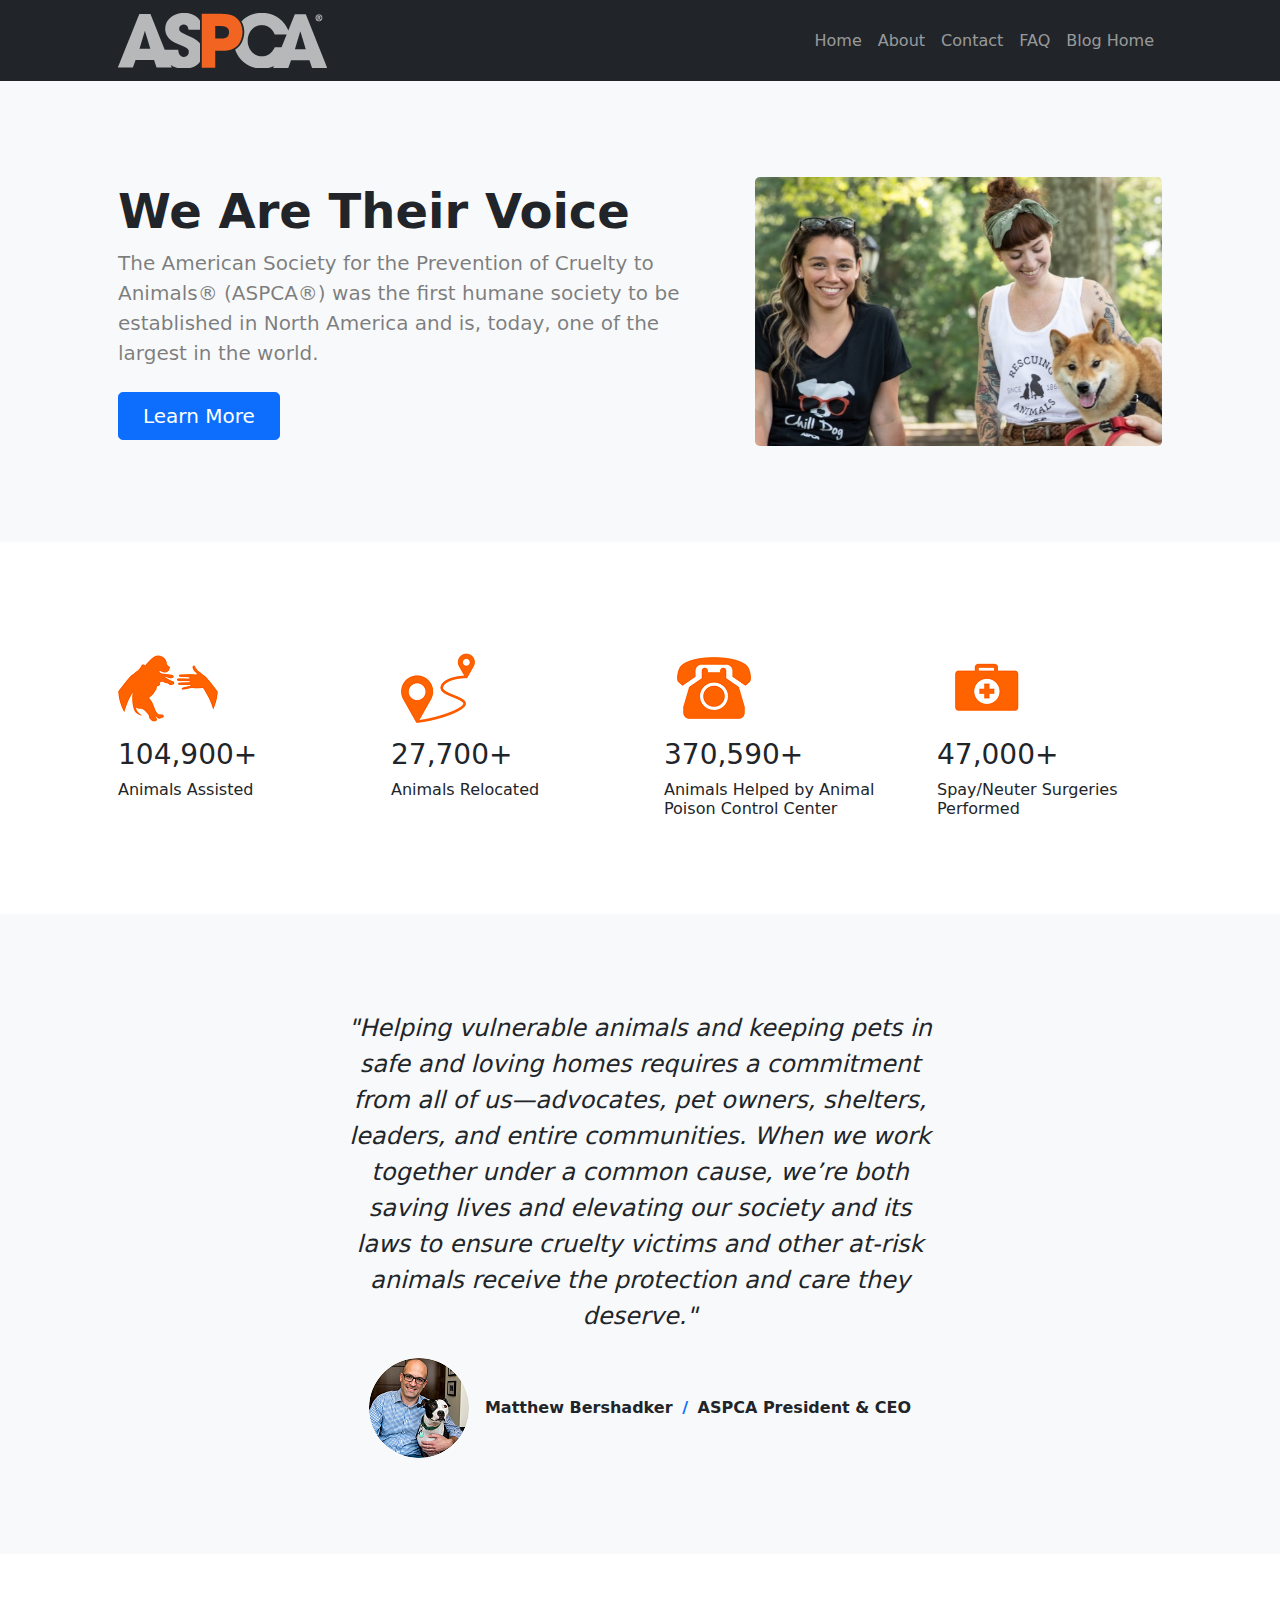
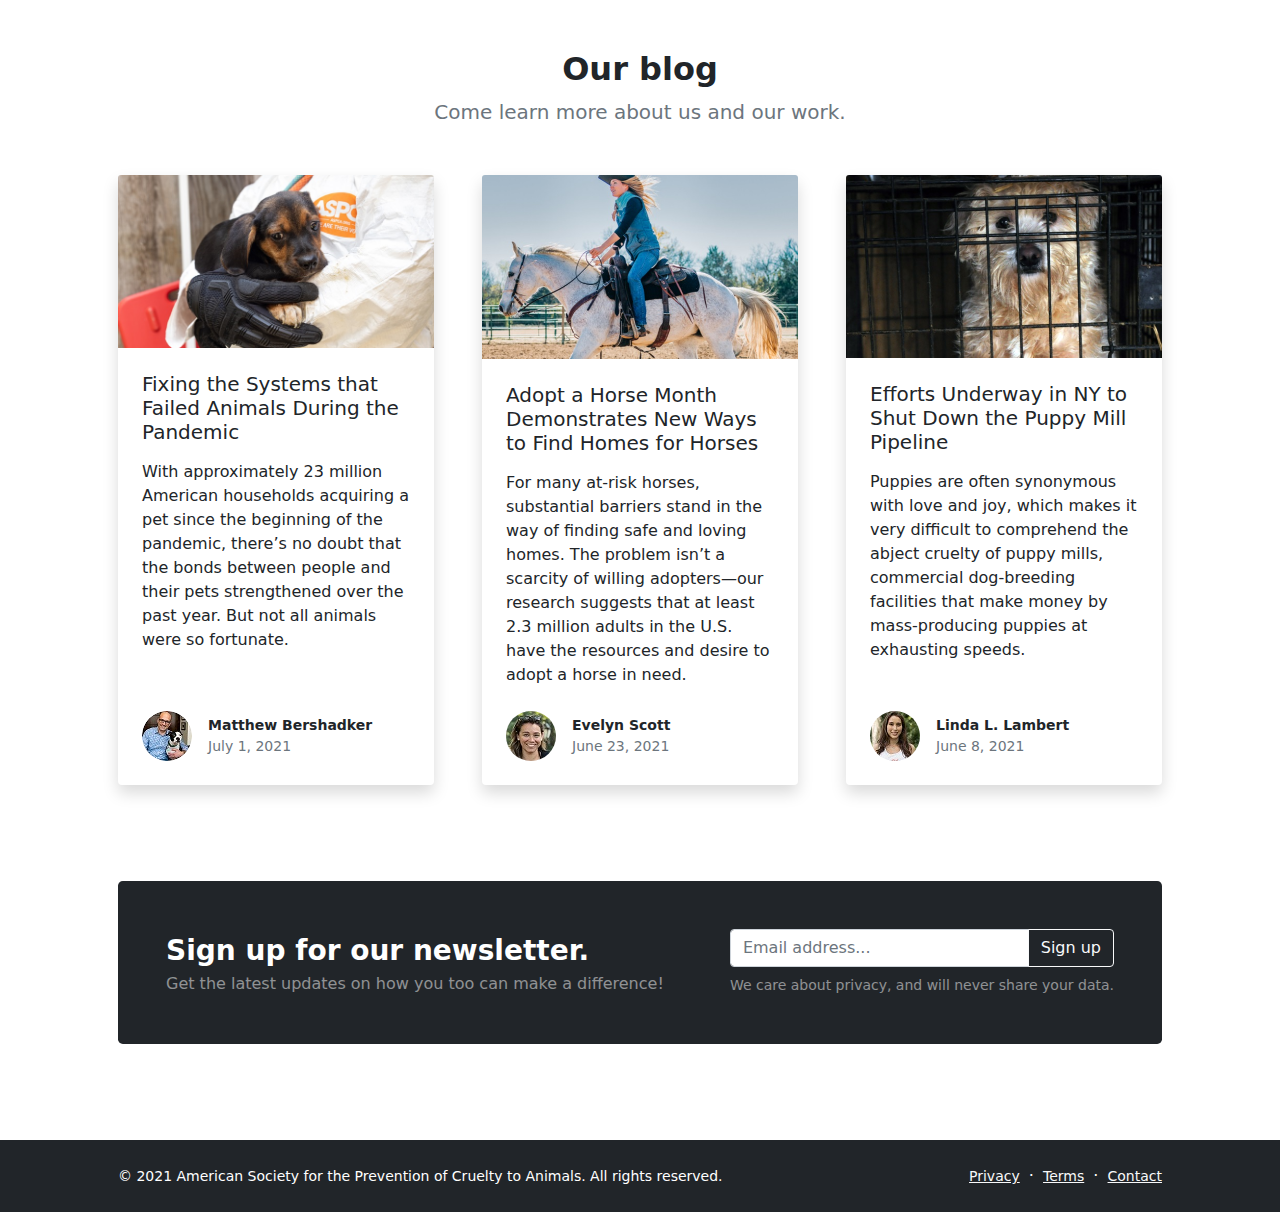
<file: index.html>
<!DOCTYPE html>
<html lang="en">
    <head>
        <meta charset="utf-8" />
        <meta name="viewport" content="width=device-width, initial-scale=1, shrink-to-fit=no" />
        <meta name="description" content="" />
        <meta name="author" content="" />
        <title>ASPCA</title>
        <!-- Favicon-->
        <link rel="icon" type="image/x-icon" href="assets/favicon.ico" />
        <!-- Bootstrap icons-->
        <link href="https://cdn.jsdelivr.net/npm/bootstrap-icons@1.5.0/font/bootstrap-icons.css" rel="stylesheet" />
        <!-- Core theme CSS (includes Bootstrap)-->
        <link href="css/styles.css" rel="stylesheet" />
    </head>
    <body class="d-flex flex-column h-100">
        <main class="flex-shrink-0">
            <!-- Navigation-->
            <nav class="navbar navbar-expand-lg navbar-dark bg-dark">
                <div class="container px-5">
                    <a class="navbar-brand" href="index.html"><img src="assets/aspca-logo.png" alt="ASPCA Logo"></a>
                    <button class="navbar-toggler" type="button" data-bs-toggle="collapse" data-bs-target="#navbarSupportedContent" aria-controls="navbarSupportedContent" aria-expanded="false" aria-label="Toggle navigation"><span class="navbar-toggler-icon"></span></button>
                    <div class="collapse navbar-collapse" id="navbarSupportedContent">
                        <ul class="navbar-nav ms-auto mb-2 mb-lg-0">
                            <li class="nav-item"><a class="nav-link" href="index.html">Home</a></li>
                            <li class="nav-item"><a class="nav-link" href="about.html">About</a></li>
                            <li class="nav-item"><a class="nav-link" href="contact.html">Contact</a></li>
                            <li class="nav-item"><a class="nav-link" href="faq.html">FAQ</a></li>
                            <li class="nav-item"><a class="nav-link" href="blog-home.html">Blog Home</a></li>
                        </ul>
                    </div>
                </div>
            </nav>
            <!-- Header-->
            <header class="bg-light py-5">
                <div class="container px-5">
                    <div class="row gx-5 align-items-center justify-content-center">
                        <div class="col-lg-8 col-xl-7 col-xxl-6">
                            <div class="my-5 text-center text-xl-start">
                                <h1 class="display-5 fw-bolder text-black mb-2">We Are Their Voice</h1>
                                <p class="lead fw-normal text-black-50 mb-4">The American Society for the Prevention of Cruelty to Animals® (ASPCA®) was the first humane society to be established in North America and is, today, one of the largest in the world.</p>
                                <div class="d-grid gap-3 d-sm-flex justify-content-sm-center justify-content-xl-start">
                                    <a class="btn btn-primary btn-lg px-4 me-sm-3" href="about.html">Learn More</a>
                                </div>
                            </div>
                        </div>
                        <div class="col-xl-5 col-xxl-6 d-none d-xl-block text-center"><img class="img-fluid rounded-3 my-5" src="assets/smiling-dog.jpg" alt="Smiling people with dog" /></div>
                    </div>
                </div>
            </header>
            <!-- Features section -->
            <section class="py-5" id="features">
                <div class="container px-5 my-5">
                    <!-- <div class="row gx-5">
                        <div class="col-lg-4 mb-5 mb-lg-0"><h2 class="fw-bolder mb-0">A better way to start building.</h2></div>-->
                        
                        <div class="col-lg-12">
                            <div class="row gx-5 row-cols-1 row-cols-md-4">
                                <div class="col mb-3 h-100">
                                    <!-- <div class="feature bg-primary bg-gradient text-white rounded-3 mb-3"><i class="bi bi-collection"></i></div>-->
                                    <img src="assets/about-us_icon_.png" alt="assisted animals logo">
                                    <h2 class="h3">104,900+</h2>
                                    <p class="mb-0 h6">Animals Assisted</p>
                                </div>
                                <div class="col mb-3 h-100">
                                    <!--<div class="feature bg-primary bg-gradient text-white rounded-3 mb-3"><i class="bi bi-building"></i></div>-->
                                    <img src="assets/about-us_icon_relo-a.png" alt="relocated animals logo">
                                    <h2 class="h3">27,700+</h2>
                                    <p class="mb-0 h6">Animals Relocated</p>
                                </div>
                                <div class="col mb- mb-md-0 h-100">
                                    <!--<div class="feature bg-primary bg-gradient text-white rounded-3 mb-3"><i class="bi bi-toggles2"></i></div>-->
                                    <img src="assets/about-us_icon_apcc.png" alt="phone logo">
                                    <h2 class="h3">370,590+</h2>
                                    <p class="mb-0 h6">Animals Helped by
                                        Animal Poison Control Center</p>
                                </div>
                                <div class="col h-100">
                                    <!--<div class="feature bg-primary bg-gradient text-white rounded-3 mb-3"><i class="bi bi-toggles2"></i></div>-->
                                    <img src="assets/about-us_icon_spay-neuter.png" alt="spay/neuter logo">
                                    <h2 class="h3">47,000+</h2>
                                    <p class="mb-0 h6">Spay/Neuter
                                        Surgeries Performed</p>
                                </div>
                            </div>
                        </div>
                    </div>
                </div>
            </section>
            <!-- Testimonial section-->
            <div class="py-5 bg-light">
                <div class="container px-5 my-5">
                    <div class="row gx-5 justify-content-center">
                        <div class="col-lg-10 col-xl-7">
                            <div class="text-center">
                                <div class="fs-4 mb-4 fst-italic">"Helping vulnerable animals and keeping pets in safe and loving homes requires a commitment from all of us—advocates, pet owners, shelters, leaders, and entire communities. When we work together under a common cause, we’re both saving lives and elevating our society and its laws to ensure cruelty victims and other at-risk animals receive the protection and care they deserve."</div>
                                <div class="d-flex align-items-center justify-content-center">
                                    <img class="rounded-circle me-3" src="assets/about-us_matt-headshot.png" alt="Matthew Bershadker headshot" />
                                    <div class="fw-bold">
                                        Matthew Bershadker
                                        <span class="fw-bold text-primary mx-1">/</span>
                                        ASPCA President & CEO
                                    </div>
                                </div>
                            </div>
                        </div>
                    </div>
                </div>
            </div>
            <!-- Blog preview section-->
            <section class="py-5">
                <div class="container px-5 my-5">
                    <div class="row gx-5 justify-content-center">
                        <div class="col-lg-8 col-xl-6">
                            <div class="text-center">
                                <h2 class="fw-bolder">Our blog</h2>
                                <p class="lead fw-normal text-muted mb-5">Come learn more about us and our work.</p>
                            </div>
                        </div>
                    </div>
                    <div class="row gx-5">
                        <div class="col-lg-4 mb-5">
                            <div class="card h-100 shadow border-0">
                                <img class="card-img-top" src="assets/blog-entryone.jpg" alt="Sad puppy in ASPCA's worker's hands" />
                                <div class="card-body p-4">
                                    <a class="text-decoration-none link-dark stretched-link" href="blog-post1.html"><h5 class="card-title mb-3">Fixing the Systems that Failed Animals During the Pandemic</h5></a>
                                    <p class="card-text mb-0">With approximately 23 million American households acquiring a pet since the beginning of the pandemic, there’s no doubt that the bonds between people and their pets strengthened over the past year. But not all animals were so fortunate.</p>
                                </div>
                                <div class="card-footer p-4 pt-0 bg-transparent border-top-0">
                                    <div class="d-flex align-items-end justify-content-between">
                                        <div class="d-flex align-items-center">
                                            <img class="rounded-circle me-3" src="assets/matt-headshot.jpg" alt="Matthew Bershadker headshot" />
                                            <div class="small">
                                                <div class="fw-bold">Matthew Bershadker</div>
                                                <div class="text-muted">July 1, 2021</div>
                                            </div>
                                        </div>
                                    </div>
                                </div>
                            </div>
                        </div>
                        <div class="col-lg-4 mb-5">
                            <div class="card h-100 shadow border-0">
                                <img class="card-img-top" src="assets/blog-entrytwo.jpg" alt="woman riding horse" />
                                <div class="card-body p-4">
                                    <a class="text-decoration-none link-dark stretched-link" href="blog-post2.html"><h5 class="card-title mb-3">Adopt a Horse Month Demonstrates New Ways to Find Homes for Horses</h5></a>
                                    <p class="card-text mb-0">For many at-risk horses, substantial barriers stand in the way of finding safe and loving homes. The problem isn’t a scarcity of willing adopters—our research suggests that at least 2.3 million adults in the U.S. have the resources and desire to adopt a horse in need.</p>
                                </div>
                                <div class="card-footer p-4 pt-0 bg-transparent border-top-0">
                                    <div class="d-flex align-items-end justify-content-between">
                                        <div class="d-flex align-items-center">
                                            <img class="rounded-circle me-3" src="assets/evelyn-headshot.jpg" alt="Evelyn Scott headshot" />
                                            <div class="small">
                                                <div class="fw-bold">Evelyn Scott</div>
                                                <div class="text-muted">June 23, 2021</div>
                                            </div>
                                        </div>
                                    </div>
                                </div>
                            </div>
                        </div>
                        <div class="col-lg-4 mb-5">
                            <div class="card h-100 shadow border-0">
                                <img class="card-img-top" src="assets/blog-entrythree.jpg" alt="sad puppy in cage" />
                                <div class="card-body p-4">
                                    <a class="text-decoration-none link-dark stretched-link" href="blog-post3.html"><h5 class="card-title mb-3">Efforts Underway in NY to Shut Down the Puppy Mill Pipeline</h5></a>
                                    <p class="card-text mb-0">Puppies are often synonymous with love and joy, which makes it very difficult to comprehend the abject cruelty of puppy mills, commercial dog-breeding facilities that make money by mass-producing puppies at exhausting speeds.</p>
                                </div>
                                <div class="card-footer p-4 pt-0 bg-transparent border-top-0">
                                    <div class="d-flex align-items-end justify-content-between">
                                        <div class="d-flex align-items-center">
                                            <img class="rounded-circle me-3" src="assets/linda-headshot.jpg" alt="Linda L. Lambert headshot" />
                                            <div class="small">
                                                <div class="fw-bold">Linda L. Lambert</div>
                                                <div class="text-muted">June 8, 2021</div>
                                            </div>
                                        </div>
                                    </div>
                                </div>
                            </div>
                        </div>
                    </div>
                    <!-- Call to action-->
                    <aside class="bg-primary bg-dark rounded-3 p-4 p-sm-5 mt-5">
                        <div class="d-flex align-items-center justify-content-between flex-column flex-xl-row text-center text-xl-start">
                            <div class="mb-4 mb-xl-0">
                                <div class="fs-3 fw-bold text-white">Sign up for our newsletter.</div>
                                <div class="text-white-50">Get the latest updates on how you too can make a difference!</div>
                            </div>
                            <div class="ms-xl-4">
                                <div class="input-group mb-2">
                                    <input class="form-control" type="text" placeholder="Email address..." aria-label="Email address..." aria-describedby="button-newsletter" />
                                    <button class="btn btn-outline-light" id="button-newsletter" type="button">Sign up</button>
                                </div>
                                <div class="small text-white-50">We care about privacy, and will never share your data.</div>
                            </div>
                        </div>
                    </aside>
                </div>
            </section>
        </main>
        <!-- Footer-->
        <footer class="bg-dark py-4 mt-auto">
            <div class="container px-5">
                <div class="row align-items-center justify-content-between flex-column flex-sm-row">
                    <div class="col-auto"><div class="small m-0 text-white">© 2021 American Society for the Prevention of Cruelty to Animals. All rights reserved.</div></div>
                    <div class="col-auto">
                        <a class="link-light small" href="#!">Privacy</a>
                        <span class="text-white mx-1">&middot;</span>
                        <a class="link-light small" href="#!">Terms</a>
                        <span class="text-white mx-1">&middot;</span>
                        <a class="link-light small" href="#!">Contact</a>
                    </div>
                </div>
            </div>
        </footer>
        <!-- Bootstrap core JS-->
        <script src="https://cdn.jsdelivr.net/npm/bootstrap@5.0.2/dist/js/bootstrap.bundle.min.js"></script>
        <!-- Core theme JS-->
        <script src="js/scripts.js"></script>
    </body>
</html>
</file>
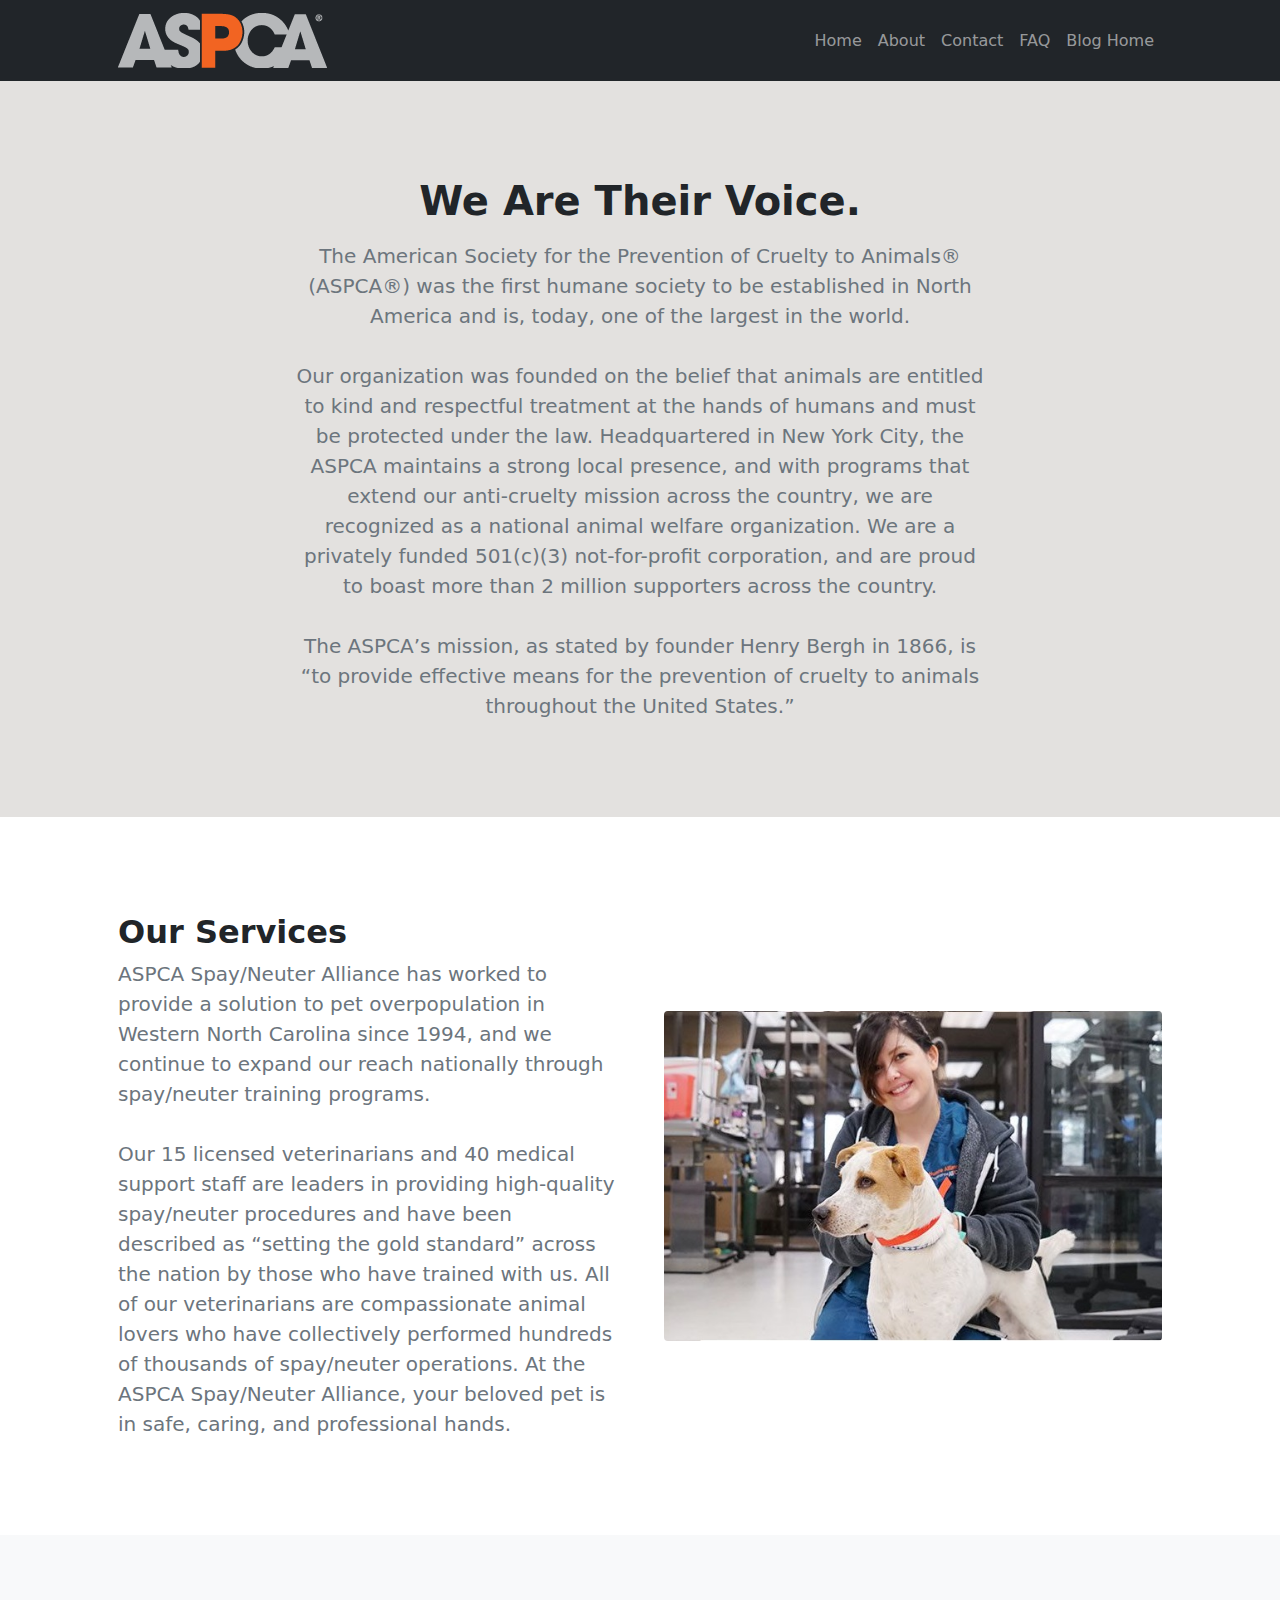
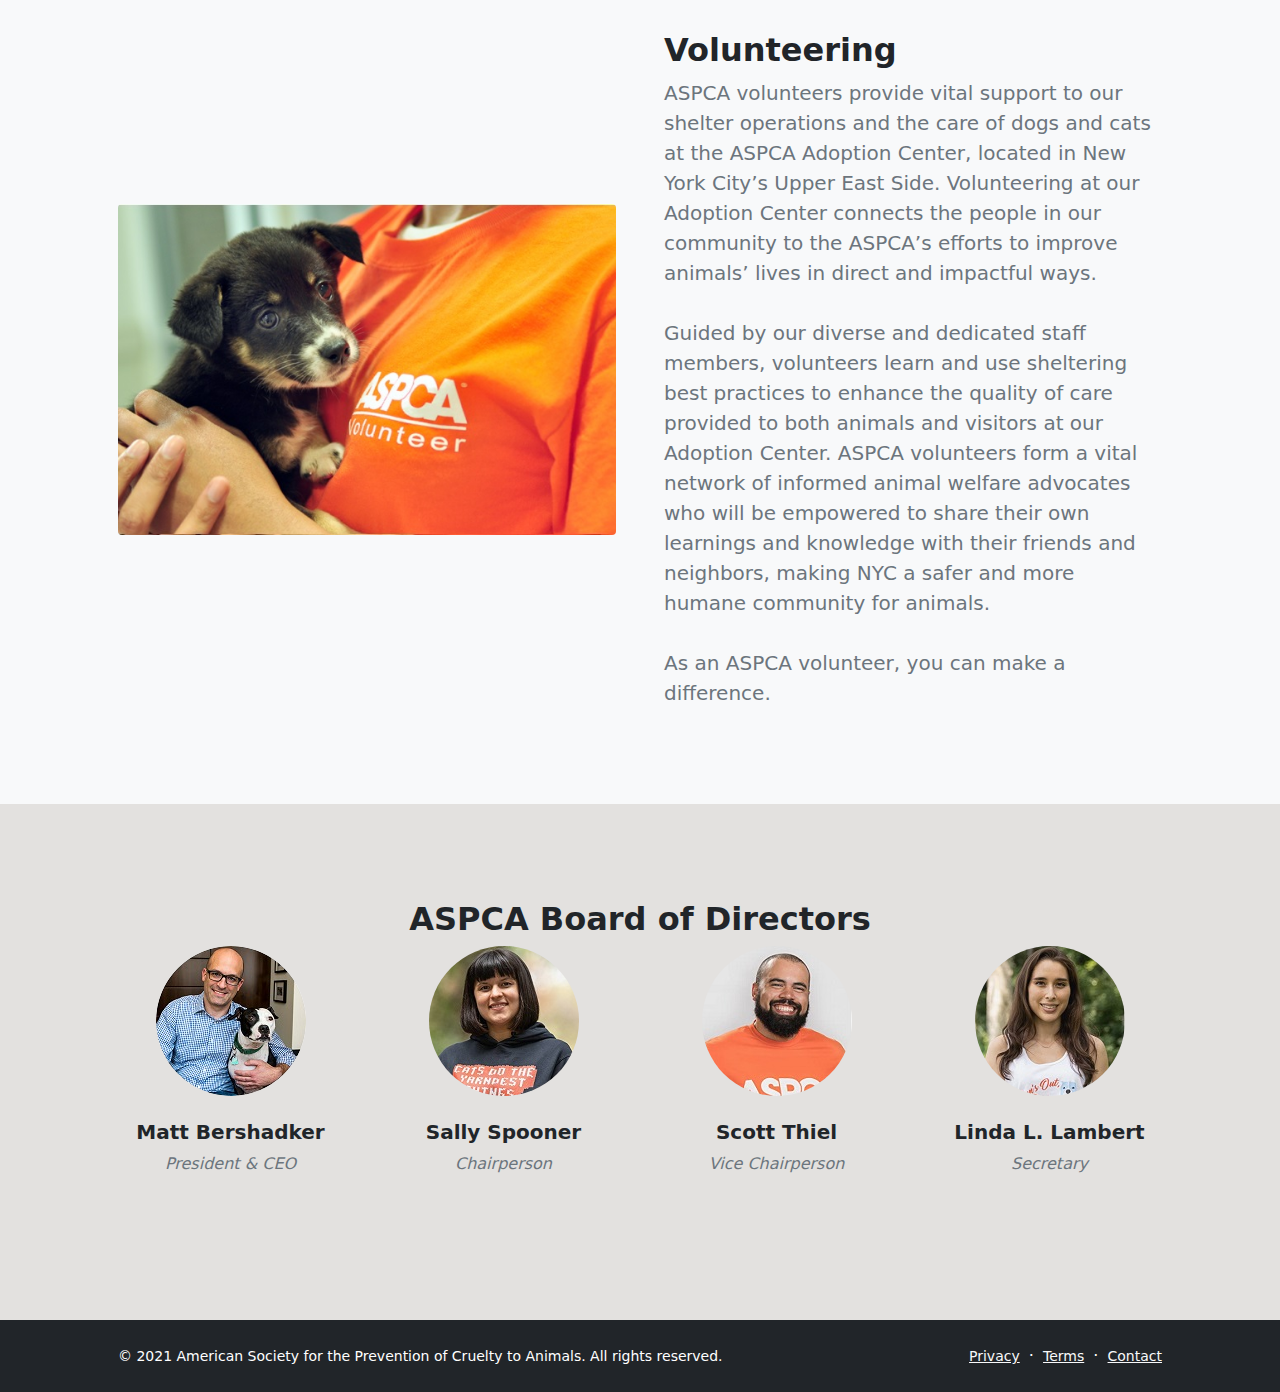
<file: about.html>
<!DOCTYPE html>
<html lang="en">
    <head>
        <meta charset="utf-8" />
        <meta name="viewport" content="width=device-width, initial-scale=1, shrink-to-fit=no" />
        <meta name="description" content="" />
        <meta name="author" content="" />
        <title>ASPCA - About</title>
        <!-- Favicon-->
        <link rel="icon" type="image/x-icon" href="assets/favicon.ico" />
        <!-- Bootstrap icons-->
        <link href="https://cdn.jsdelivr.net/npm/bootstrap-icons@1.5.0/font/bootstrap-icons.css" rel="stylesheet" />
        <!-- Core theme CSS (includes Bootstrap)-->
        <link href="css/styles.css" rel="stylesheet"/>
        <link rel="stylesheet" href="css/estilo.css">
    </head>
    <body class="d-flex flex-column">
        <main class="flex-shrink-0">
            <!-- Navigation-->
            <nav class="navbar navbar-expand-lg navbar-dark bg-dark">
                <div class="container px-5">
                    <a class="navbar-brand" href="index.html"><img src="assets/aspca-logo.png" alt="ASPCA Logo"></a>
                    <button class="navbar-toggler" type="button" data-bs-toggle="collapse" data-bs-target="#navbarSupportedContent" aria-controls="navbarSupportedContent" aria-expanded="false" aria-label="Toggle navigation"><span class="navbar-toggler-icon"></span></button>
                    <div class="collapse navbar-collapse" id="navbarSupportedContent">
                        <ul class="navbar-nav ms-auto mb-2 mb-lg-0">
                            <li class="nav-item"><a class="nav-link" href="index.html">Home</a></li>
                            <li class="nav-item"><a class="nav-link" href="about.html">About</a></li>
                            <li class="nav-item"><a class="nav-link" href="contact.html">Contact</a></li>
                            <li class="nav-item"><a class="nav-link" href="faq.html">FAQ</a></li>
                            <li class="nav-item"><a class="nav-link" href="blog-home.html">Blog Home</a></li>
                        </ul>
                    </div>
                </div>
            </nav>
            <!-- Header-->
            <header class="py-5 gbc">
                <div class="container px-5">
                    <div class="row justify-content-center">
                        <div class="col-lg-8 col-xxl-6">
                            <div class="text-center my-5">
                                <h1 class="fw-bolder mb-3">We Are Their Voice.</h1>
                                <p class="lead fw-normal text-muted mb-4">The American Society for the Prevention of Cruelty to Animals® (ASPCA®) was the first humane society to be established in North America and is, today, one of the largest in the world.
                                <br><br>
                                Our organization was founded on the belief that animals are entitled to kind and respectful treatment at the hands of humans and must be protected under the law. Headquartered in New York City, the ASPCA maintains a strong local presence, and with programs that extend our anti-cruelty mission across the country, we are recognized as a national animal welfare organization. We are a privately funded 501(c)(3) not-for-profit corporation, and are proud to boast more than 2 million supporters across the country.
                                <br><br>
                                The ASPCA’s mission, as stated by founder Henry Bergh in 1866, is “to provide effective means for the prevention of cruelty to animals throughout the United States.”</p>
                            </div>
                        </div>
                    </div>
                </div>
            </header>
            <!-- About section one-->
            <section class="py-5">
                <div class="container px-5 my-5">
                    <div class="row gx-5 align-items-center">
                        <div class="col-lg-6 order-first order-lg-last"><img class="img-fluid rounded mb-5 mb-lg-0" src="/assets/our-services.jpg" alt="smiling vet with dog" /></div>
                        <div class="col-lg-6">
                            <h2 class="fw-bolder">Our Services</h2>
                            <p class="lead fw-normal text-muted mb-0">ASPCA Spay/Neuter Alliance has worked to provide a solution to pet overpopulation in Western North Carolina since 1994, and we continue to expand our reach nationally through spay/neuter training programs.
                            <br><br>
                            Our 15 licensed veterinarians and 40 medical support staff are leaders in providing high-quality spay/neuter procedures and have been described as “setting the gold standard” across the nation by those who have trained with us. All of our veterinarians are compassionate animal lovers who have collectively performed hundreds of thousands of spay/neuter operations. At the ASPCA Spay/Neuter Alliance, your beloved pet is in safe, caring, and professional hands.</p>
                        </div>
                    </div>
                </div>
            </section>
            <!-- About section two-->
            <section class="py-5 bg-light">
                <div class="container px-5 my-5">
                    <div class="row gx-5 align-items-center">
                        <div class="col-lg-6"><img class="img-fluid rounded mb-5 mb-lg-0" src="assets/volunteer.jpg" alt="volunteer with puppy" /></div>
                        <div class="col-lg-6">
                            <h2 class="fw-bolder">Volunteering</h2>
                            <p class="lead fw-normal text-muted mb-0">ASPCA volunteers provide vital support to our shelter operations and the care of dogs and cats at the ASPCA Adoption Center, located in New York City’s Upper East Side. Volunteering at our Adoption Center connects the people in our community to the ASPCA’s efforts to improve animals’ lives in direct and impactful ways.
                            <br><br>
                            Guided by our diverse and dedicated staff members, volunteers learn and use sheltering best practices to enhance the quality of care provided to both animals and visitors at our Adoption Center. ASPCA volunteers form a vital network of informed animal welfare advocates who will be empowered to share their own learnings and knowledge with their friends and neighbors, making NYC a safer and more humane community for animals.
                            <br><br>
                            As an ASPCA volunteer, you can make a difference.
                            </p>
                        </div>
                    </div>
                </div>
            </section>
            <!-- Team members section-->
            <section class="py-5 gbc">
                <div class="container px-5 my-5">
                    <div class="text-center">
                        <h2 class="fw-bolder">ASPCA Board of Directors</h2>
                    </div>
                    <div class="row gx-5 row-cols-1 row-cols-sm-2 row-cols-xl-4 justify-content-center">
                        <div class="col mb-5 mb-5 mb-xl-0">
                            <div class="text-center">
                                <img class="img-fluid rounded-circle mb-4 px-4" src="assets/matt-headshot150x150.jpg" alt="Matt Bershadker headshot" />
                                <h5 class="fw-bolder">Matt Bershadker</h5>
                                <div class="fst-italic text-muted">President & CEO</div>
                            </div>
                        </div>
                        <div class="col mb-5 mb-5 mb-xl-0">
                            <div class="text-center">
                                <img class="img-fluid rounded-circle mb-4 px-4" src="assets/sally-headshot150x150.jpg" alt="Sally Spooner headshot" />
                                <h5 class="fw-bolder">Sally Spooner</h5>
                                <div class="fst-italic text-muted">Chairperson</div>
                            </div>
                        </div>
                        <div class="col mb-5 mb-5 mb-sm-0">
                            <div class="text-center">
                                <img class="img-fluid rounded-circle mb-4 px-4" src="assets/scott-headshot150x150.jpg" alt="Scott Thiel headshot" />
                                <h5 class="fw-bolder">Scott Thiel</h5>
                                <div class="fst-italic text-muted">Vice Chairperson</div>
                            </div>
                        </div>
                        <div class="col mb-5">
                            <div class="text-center">
                                <img class="img-fluid rounded-circle mb-4 px-4" src="assets/linda-headshot150x150.jpg" alt="Linda L. Lambert headshot" />
                                <h5 class="fw-bolder">Linda L. Lambert</h5>
                                <div class="fst-italic text-muted">Secretary</div>
                            </div>
                        </div>
                    </div>
                </div>
            </section>
        </main>
        <!-- Footer-->
        <footer class="bg-dark py-4 mt-auto">
            <div class="container px-5">
                <div class="row align-items-center justify-content-between flex-column flex-sm-row">
                    <div class="col-auto"><div class="small m-0 text-white">© 2021 American Society for the Prevention of Cruelty to Animals. All rights reserved.</div></div>
                    <div class="col-auto">
                        <a class="link-light small" href="#!">Privacy</a>
                        <span class="text-white mx-1">&middot;</span>
                        <a class="link-light small" href="#!">Terms</a>
                        <span class="text-white mx-1">&middot;</span>
                        <a class="link-light small" href="#!">Contact</a>
                    </div>
                </div>
            </div>
        </footer>
        <!-- Bootstrap core JS-->
        <script src="https://cdn.jsdelivr.net/npm/bootstrap@5.0.2/dist/js/bootstrap.bundle.min.js"></script>
        <!-- Core theme JS-->
        <script src="js/scripts.js"></script>
    </body>
</html>
</file>
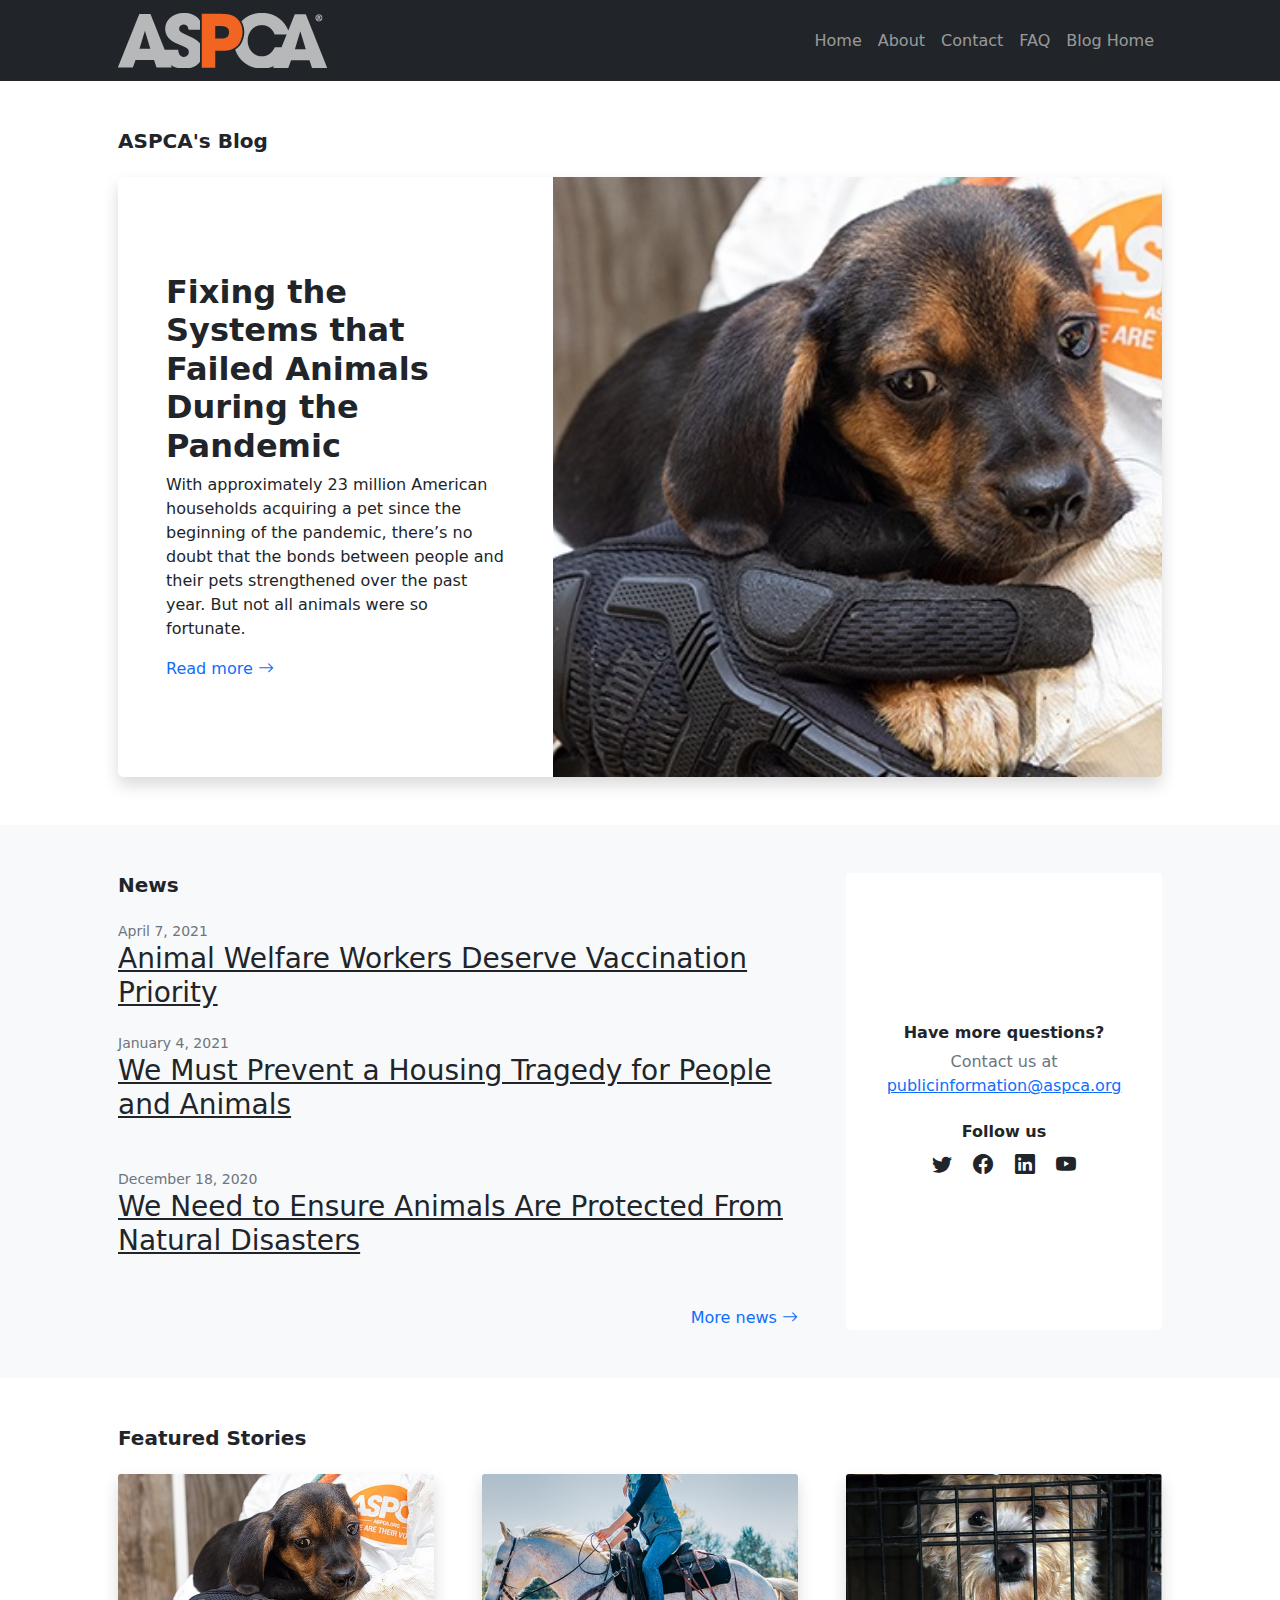
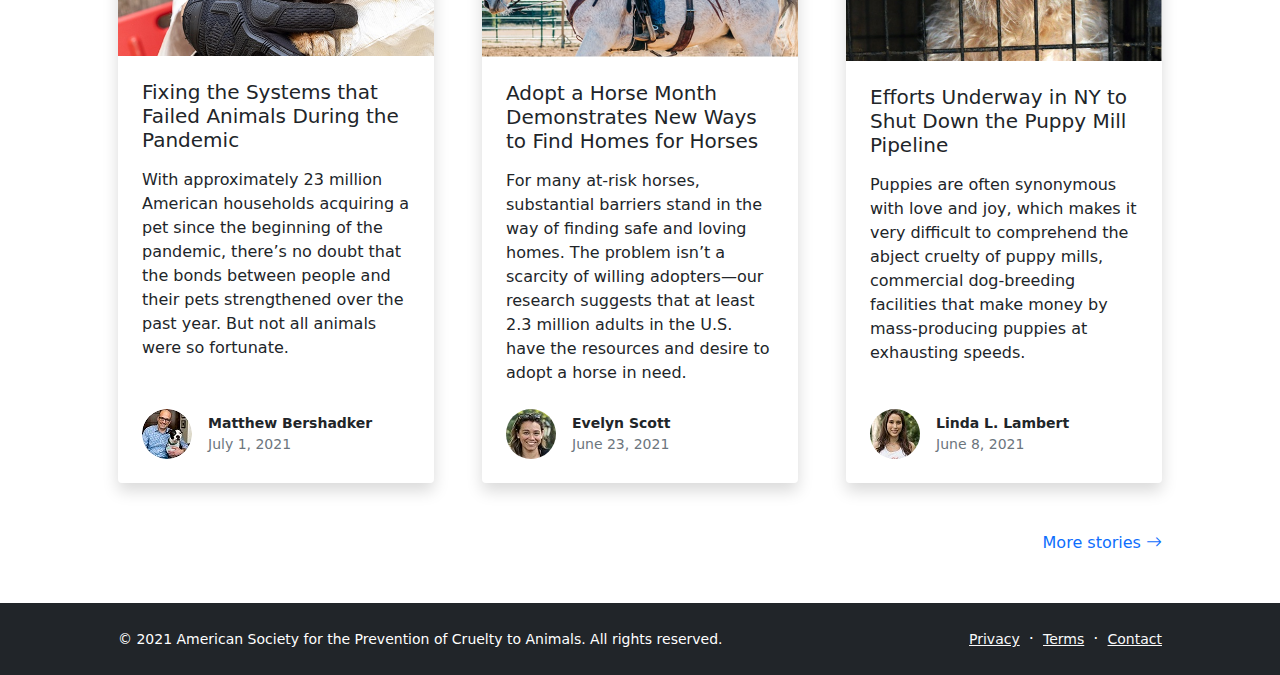
<file: blog-home.html>
<!DOCTYPE html>
<html lang="en">
    <head>
        <meta charset="utf-8" />
        <meta name="viewport" content="width=device-width, initial-scale=1, shrink-to-fit=no" />
        <meta name="description" content="" />
        <meta name="author" content="" />
        <title>ASPCA</title>
        <!-- Favicon-->
        <link rel="icon" type="image/x-icon" href="assets/favicon.ico" />
        <!-- Bootstrap icons-->
        <link href="https://cdn.jsdelivr.net/npm/bootstrap-icons@1.5.0/font/bootstrap-icons.css" rel="stylesheet" />
        <!-- Core theme CSS (includes Bootstrap)-->
        <link href="css/styles.css" rel="stylesheet" />
    </head>
    <body class="d-flex flex-column">
        <main class="flex-shrink-0">
            <!-- Navigation-->
            <nav class="navbar navbar-expand-lg navbar-dark bg-dark">
                <div class="container px-5">
                    <a class="navbar-brand" href="index.html"><img src="assets/aspca-logo.png" alt="ASPCA Logo"></a>
                    <button class="navbar-toggler" type="button" data-bs-toggle="collapse" data-bs-target="#navbarSupportedContent" aria-controls="navbarSupportedContent" aria-expanded="false" aria-label="Toggle navigation"><span class="navbar-toggler-icon"></span></button>
                    <div class="collapse navbar-collapse" id="navbarSupportedContent">
                        <ul class="navbar-nav ms-auto mb-2 mb-lg-0">
                            <li class="nav-item"><a class="nav-link" href="index.html">Home</a></li>
                            <li class="nav-item"><a class="nav-link" href="about.html">About</a></li>
                            <li class="nav-item"><a class="nav-link" href="contact.html">Contact</a></li>
                            <li class="nav-item"><a class="nav-link" href="faq.html">FAQ</a></li>
                            <li class="nav-item"><a class="nav-link" href="blog-home.html">Blog Home</a></li>
                        </ul>
                    </div>
                </div>
            </nav>
            <!-- Page Content-->
            <section class="py-5">
                <div class="container px-5">
                    <h1 class="fw-bolder fs-5 mb-4">ASPCA's Blog</h1>
                    <div class="card border-0 shadow rounded-3 overflow-hidden">
                        <div class="card-body p-0">
                            <div class="row gx-0">
                                <div class="col-lg-6 col-xl-5 py-lg-5">
                                    <div class="p-4 p-md-5">
                                        <div class="h2 fw-bolder">Fixing the Systems that Failed Animals During the Pandemic</div>
                                        <p>With approximately 23 million American households acquiring a pet since the beginning of the pandemic, there’s no doubt that the bonds between people and their pets strengthened over the past year. But not all animals were so fortunate.</p>
                                        <a class="stretched-link text-decoration-none" href="blog-post1.html">
                                            Read more
                                            <i class="bi bi-arrow-right"></i>
                                        </a>
                                    </div>
                                </div>
                                <div class="col-lg-6 col-xl-7"><div class="bg-featured-blog" style="background-image: url('/assets/fixing-systems-700x350.jpg')"></div></div>
                            </div>
                        </div>
                    </div>
                </div>
            </section>
            <section class="py-5 bg-light">
                <div class="container px-5">
                    <div class="row gx-5">
                        <div class="col-xl-8">
                            <h2 class="fw-bolder fs-5 mb-4">News</h2>
                            <!-- News item-->
                            <div class="mb-4">
                                <div class="small text-muted">April 7, 2021</div>
                                <a class="link-dark" href="#!"><h3>Animal Welfare Workers Deserve Vaccination Priority</h3></a>
                            </div>
                            <!-- News item-->
                            <div class="mb-5">
                                <div class="small text-muted">January 4, 2021</div>
                                <a class="link-dark" href="#!"><h3>We Must Prevent a Housing Tragedy for People and Animals</h3></a>
                            </div>
                            <!-- News item-->
                            <div class="mb-5">
                                <div class="small text-muted">December 18, 2020</div>
                                <a class="link-dark" href="#!"><h3>We Need to Ensure Animals Are Protected From Natural Disasters</h3></a>
                            </div>
                            <div class="text-end mb-5 mb-xl-0">
                                <a class="text-decoration-none" href="#!">
                                    More news
                                    <i class="bi bi-arrow-right"></i>
                                </a>
                            </div>
                        </div>
                        <div class="col-xl-4">
                            <div class="card border-0 h-100">
                                <div class="card-body p-4">
                                    <div class="d-flex h-100 align-items-center justify-content-center">
                                        <div class="text-center">
                                            <div class="h6 fw-bolder">Have more questions?</div>
                                            <p class="text-muted mb-4">
                                                Contact us at
                                                <br />
                                                <a href="#!">publicinformation@aspca.org</a>
                                            </p>
                                            <div class="h6 fw-bolder">Follow us</div>
                                            <a class="fs-5 px-2 link-dark" href="#!"><i class="bi-twitter"></i></a>
                                            <a class="fs-5 px-2 link-dark" href="#!"><i class="bi-facebook"></i></a>
                                            <a class="fs-5 px-2 link-dark" href="#!"><i class="bi-linkedin"></i></a>
                                            <a class="fs-5 px-2 link-dark" href="#!"><i class="bi-youtube"></i></a>
                                        </div>
                                    </div>
                                </div>
                            </div>
                        </div>
                    </div>
                </div>
            </section>
            <!-- Blog preview section-->
            <section class="py-5">
                <div class="container px-5">
                    <h2 class="fw-bolder fs-5 mb-4">Featured Stories</h2>
                    <div class="row gx-5">
                        <div class="col-lg-4 mb-5">
                            <div class="card h-100 shadow border-0">
                                <img class="card-img-top" src="assets/fixing-systems-600x350.jpg" alt="Sad puppy in ASPCA's worker's hands" />
                                <div class="card-body p-4">
                                    <a class="text-decoration-none link-dark stretched-link" href="blog-post1.html"><div class="h5 card-title mb-3">Fixing the Systems that Failed Animals During the Pandemic</div></a>
                                    <p class="card-text mb-0">With approximately 23 million American households acquiring a pet since the beginning of the pandemic, there’s no doubt that the bonds between people and their pets strengthened over the past year. But not all animals were so fortunate.</p>
                                </div>
                                <div class="card-footer p-4 pt-0 bg-transparent border-top-0">
                                    <div class="d-flex align-items-end justify-content-between">
                                        <div class="d-flex align-items-center">
                                            <img class="rounded-circle me-3" src="assets/matt-headshot.jpg" alt="Matthew Bershadker headshot" />
                                            <div class="small">
                                                <div class="fw-bold">Matthew Bershadker</div>
                                                <div class="text-muted">July 1, 2021</div>
                                            </div>
                                        </div>
                                    </div>
                                </div>
                            </div>
                        </div>
                        <div class="col-lg-4 mb-5">
                            <div class="card h-100 shadow border-0">
                                <img class="card-img-top" src="assets/adopt-a-horse-600x350.jpg" alt="woman riding horse" />
                                <div class="card-body p-4">
                                    <a class="text-decoration-none link-dark stretched-link" href="blog-post2.html"><div class="h5 card-title mb-3">Adopt a Horse Month Demonstrates New Ways to Find Homes for Horses</div></a>
                                    <p class="card-text mb-0">For many at-risk horses, substantial barriers stand in the way of finding safe and loving homes. The problem isn’t a scarcity of willing adopters—our research suggests that at least 2.3 million adults in the U.S. have the resources and desire to adopt a horse in need.</p>
                                </div>
                                <div class="card-footer p-4 pt-0 bg-transparent border-top-0">
                                    <div class="d-flex align-items-end justify-content-between">
                                        <div class="d-flex align-items-center">
                                            <img class="rounded-circle me-3" src="assets/evelyn-headshot.jpg" alt="Evelyn Scott headshot" />
                                            <div class="small">
                                                <div class="fw-bold">Evelyn Scott</div>
                                                <div class="text-muted">June 23, 2021</div>
                                            </div>
                                        </div>
                                    </div>
                                </div>
                            </div>
                        </div>
                        <div class="col-lg-4 mb-5">
                            <div class="card h-100 shadow border-0">
                                <img class="card-img-top" src="assets/puppy-mill-600x350.jpg" alt="sad puppy in cage" />
                                <div class="card-body p-4">
                                    <a class="text-decoration-none link-dark stretched-link" href="blog-post3.html"><div class="h5 card-title mb-3">Efforts Underway in NY to Shut Down the Puppy Mill Pipeline</div></a>
                                    <p class="card-text mb-0">Puppies are often synonymous with love and joy, which makes it very difficult to comprehend the abject cruelty of puppy mills, commercial dog-breeding facilities that make money by mass-producing puppies at exhausting speeds.</p>
                                </div>
                                <div class="card-footer p-4 pt-0 bg-transparent border-top-0">
                                    <div class="d-flex align-items-end justify-content-between">
                                        <div class="d-flex align-items-center">
                                            <img class="rounded-circle me-3" src="assets/linda-headshot.jpg" alt="Linda L. Lambert headshot" />
                                            <div class="small">
                                                <div class="fw-bold">Linda L. Lambert</div>
                                                <div class="text-muted">June 8, 2021</div>
                                            </div>
                                        </div>
                                    </div>
                                </div>
                            </div>
                        </div>
                    </div>
                    <div class="text-end mb-5 mb-xl-0">
                        <a class="text-decoration-none" href="#!">
                            More stories
                            <i class="bi bi-arrow-right"></i>
                        </a>
                    </div>
                </div>
            </section>
        </main>
        <!-- Footer-->
        <footer class="bg-dark py-4 mt-auto">
            <div class="container px-5">
                <div class="row align-items-center justify-content-between flex-column flex-sm-row">
                    <div class="col-auto"><div class="small m-0 text-white">© 2021 American Society for the Prevention of Cruelty to Animals. All rights reserved.</div></div>
                    <div class="col-auto">
                        <a class="link-light small" href="#!">Privacy</a>
                        <span class="text-white mx-1">&middot;</span>
                        <a class="link-light small" href="#!">Terms</a>
                        <span class="text-white mx-1">&middot;</span>
                        <a class="link-light small" href="#!">Contact</a>
                    </div>
                </div>
            </div>
        </footer>
        <!-- Bootstrap core JS-->
        <script src="https://cdn.jsdelivr.net/npm/bootstrap@5.0.2/dist/js/bootstrap.bundle.min.js"></script>
        <!-- Core theme JS-->
        <script src="js/scripts.js"></script>
    </body>
</html>
</file>
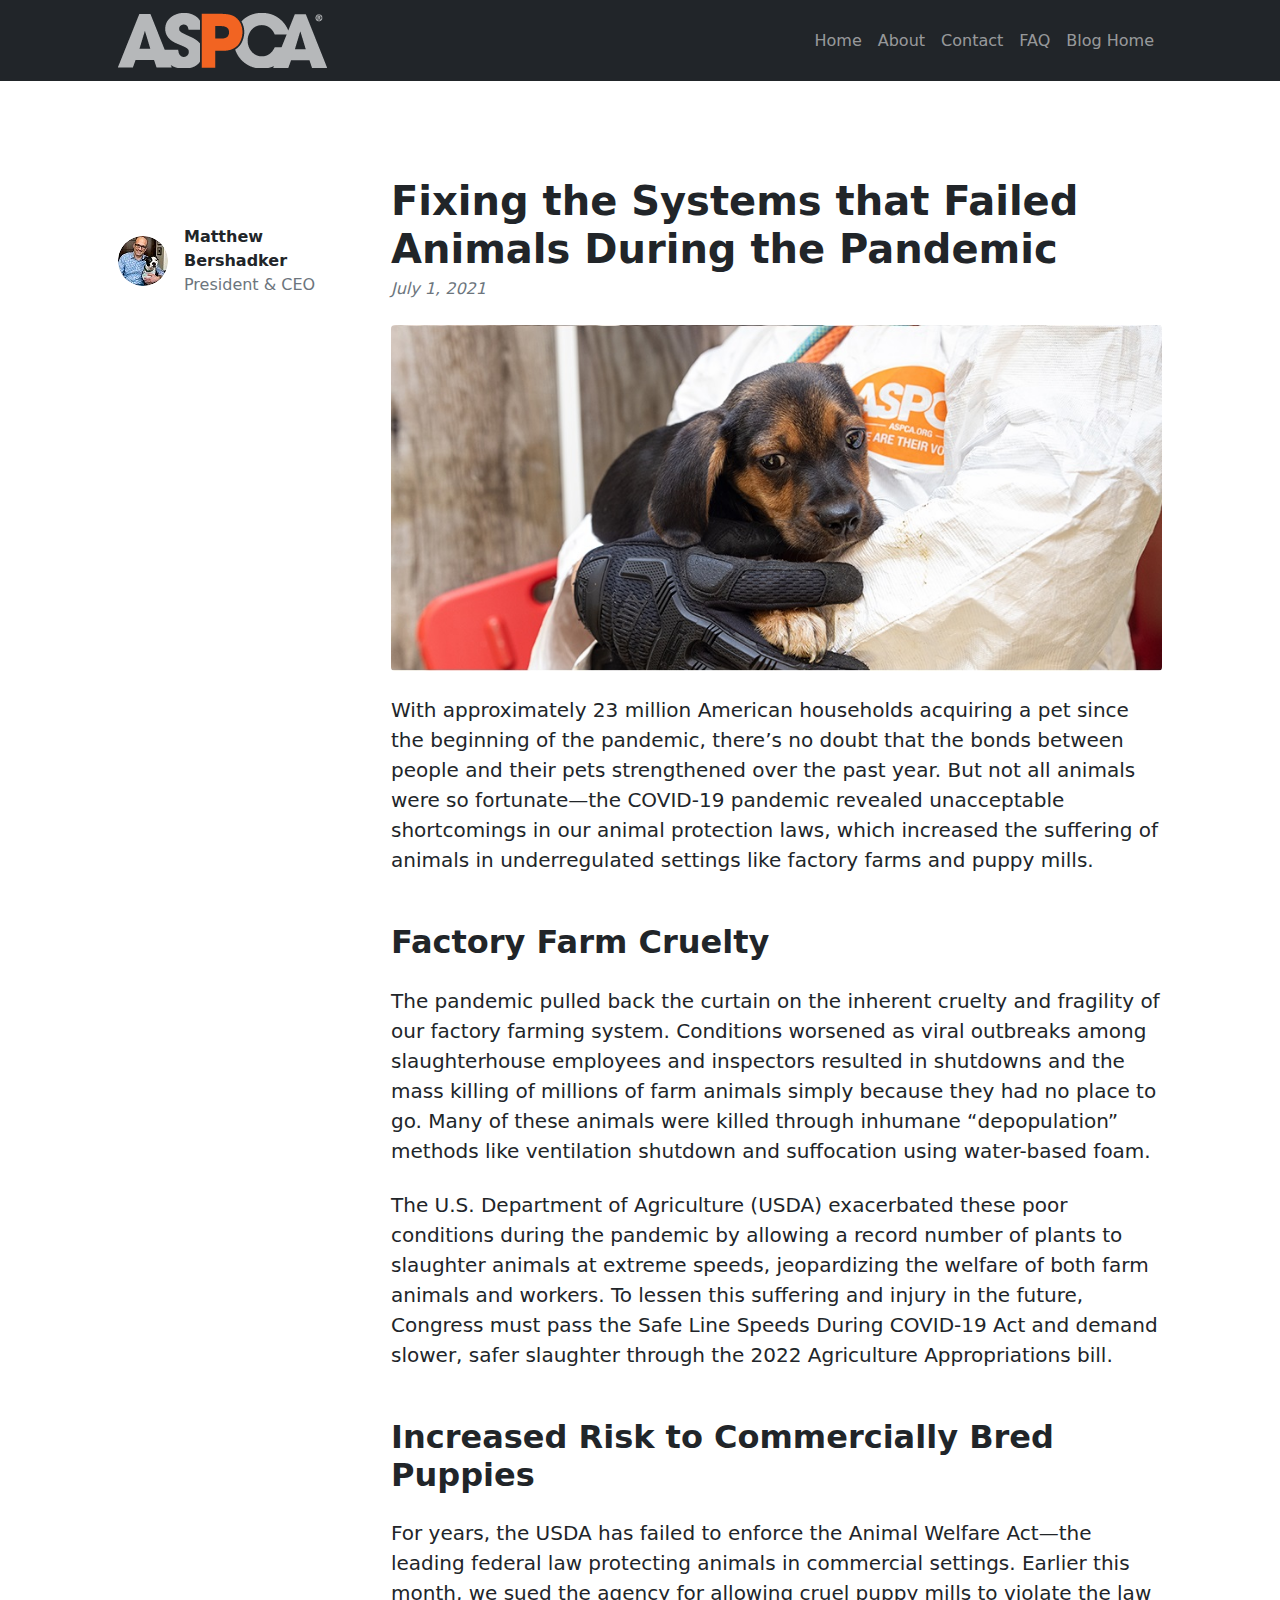
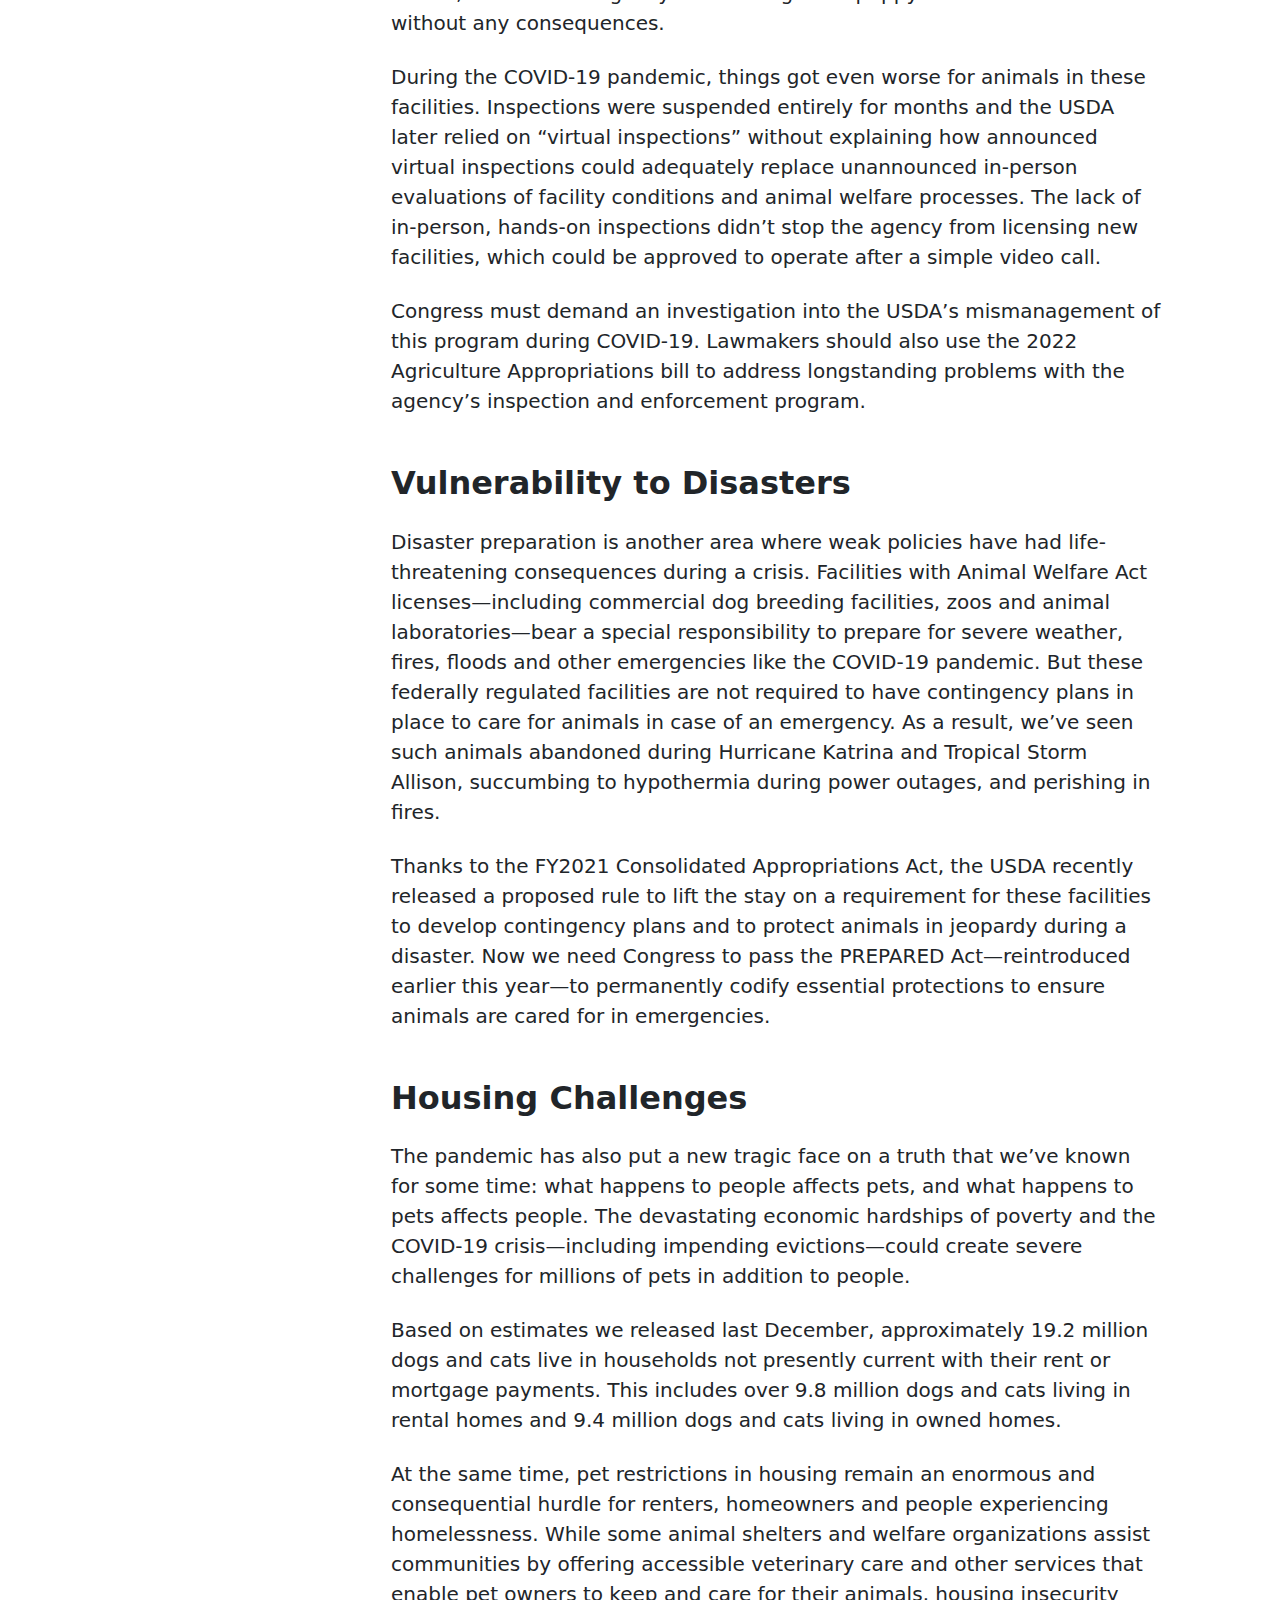
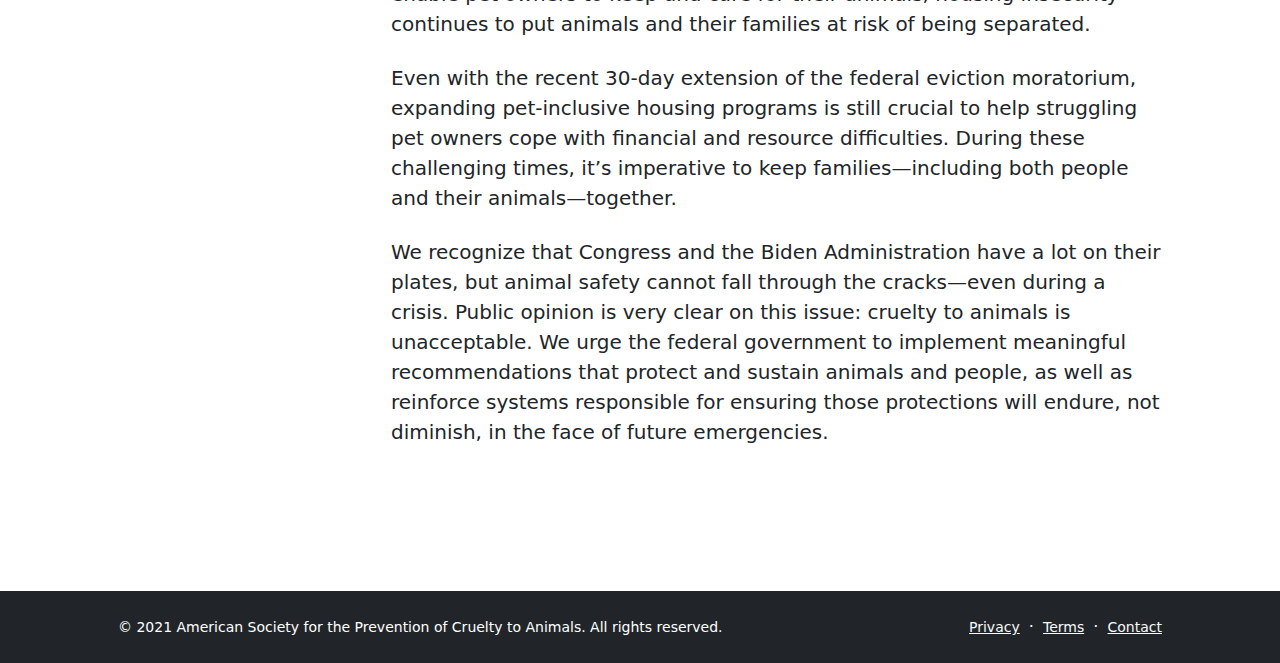
<file: blog-post1.html>
<!DOCTYPE html>
<html lang="en">
    <head>
        <meta charset="utf-8" />
        <meta name="viewport" content="width=device-width, initial-scale=1, shrink-to-fit=no" />
        <meta name="description" content="" />
        <meta name="author" content="" />
        <title>ASPCA</title>
        <!-- Favicon-->
        <link rel="icon" type="image/x-icon" href="assets/favicon.ico" />
        <!-- Bootstrap icons-->
        <link href="https://cdn.jsdelivr.net/npm/bootstrap-icons@1.5.0/font/bootstrap-icons.css" rel="stylesheet" />
        <!-- Core theme CSS (includes Bootstrap)-->
        <link href="css/styles.css" rel="stylesheet" />
    </head>
    <body class="d-flex flex-column">
        <main class="flex-shrink-0">
            <!-- Navigation-->
            <nav class="navbar navbar-expand-lg navbar-dark bg-dark">
                <div class="container px-5">
                    <a class="navbar-brand" href="index.html"><img src="assets/aspca-logo.png" alt="ASPCA Logo"></a>
                    <button class="navbar-toggler" type="button" data-bs-toggle="collapse" data-bs-target="#navbarSupportedContent" aria-controls="navbarSupportedContent" aria-expanded="false" aria-label="Toggle navigation"><span class="navbar-toggler-icon"></span></button>
                    <div class="collapse navbar-collapse" id="navbarSupportedContent">
                        <ul class="navbar-nav ms-auto mb-2 mb-lg-0">
                            <li class="nav-item"><a class="nav-link" href="index.html">Home</a></li>
                            <li class="nav-item"><a class="nav-link" href="about.html">About</a></li>
                            <li class="nav-item"><a class="nav-link" href="contact.html">Contact</a></li>
                            <li class="nav-item"><a class="nav-link" href="faq.html">FAQ</a></li>
                            <li class="nav-item"><a class="nav-link" href="blog-home.html">Blog Home</a></li>
                        </ul>
                    </div>
                </div>
            </nav>
            <!-- Page Content-->
            <section class="py-5">
                <div class="container px-5 my-5">
                    <div class="row gx-5">
                        <div class="col-lg-3">
                            <div class="d-flex align-items-center mt-lg-5 mb-4">
                                <img class="img-fluid rounded-circle" src="assets/matt-headshot.jpg" alt="Matthew Bershadker headshot" />
                                <div class="ms-3">
                                    <div class="fw-bold">Matthew Bershadker</div>
                                    <div class="text-muted">President & CEO</div>
                                </div>
                            </div>
                        </div>
                        <div class="col-lg-9">
                            <!-- Post content-->
                            <article>
                                <!-- Post header-->
                                <header class="mb-4">
                                    <!-- Post title-->
                                    <h1 class="fw-bolder mb-1">Fixing the Systems that Failed Animals During the Pandemic</h1>
                                    <!-- Post meta content-->
                                    <div class="text-muted fst-italic mb-2">July 1, 2021</div>
                                </header>
                                <!-- Preview image figure-->
                                <figure class="mb-4"><img class="img-fluid rounded" src="assets/fixing-systems-900x400.jpg" alt="Sad puppy in ASPCA's worker's hands" /></figure>
                                <!-- Post content-->
                                <section class="mb-5">
                                    <p class="fs-5 mb-4">With approximately 23 million American households acquiring a pet since the beginning of the pandemic, there’s no doubt that the bonds between people and their pets strengthened over the past year. But not all animals were so fortunate—the COVID-19 pandemic revealed unacceptable shortcomings in our animal protection laws, which increased the suffering of animals in underregulated settings like factory farms and puppy mills.</p>
                                    <h2 class="fw-bolder mb-4 mt-5">Factory Farm Cruelty</h2>
                                    <p class="fs-5 mb-4">The pandemic pulled back the curtain on the inherent cruelty and fragility of our factory farming system. Conditions worsened as viral outbreaks among slaughterhouse employees and inspectors resulted in shutdowns and the mass killing of millions of farm animals simply because they had no place to go. Many of these animals were killed through inhumane “depopulation” methods like ventilation shutdown and suffocation using water-based foam.</p>
                                    <p class="fs-5 mb-4">The U.S. Department of Agriculture (USDA) exacerbated these poor conditions during the pandemic by allowing a record number of plants to slaughter animals at extreme speeds, jeopardizing the welfare of both farm animals and workers. To lessen this suffering and injury in the future, Congress must pass the Safe Line Speeds During COVID-19 Act and demand slower, safer slaughter through the 2022 Agriculture Appropriations bill.</p>
                                    <h2 class="fw-bolder mb-4 mt-5">Increased Risk to Commercially Bred Puppies</h2>
                                    <p class="fs-5 mb-4">For years, the USDA has failed to enforce the Animal Welfare Act—the leading federal law protecting animals in commercial settings. Earlier this month, we sued the agency for allowing cruel puppy mills to violate the law without any consequences.</p>
                                    <p class="fs-5 mb-4">During the COVID-19 pandemic, things got even worse for animals in these facilities. Inspections were suspended entirely for months and the USDA later relied on “virtual inspections” without explaining how announced virtual inspections could adequately replace unannounced in-person evaluations of facility conditions and animal welfare processes. The lack of in-person, hands-on inspections didn’t stop the agency from licensing new facilities, which could be approved to operate after a simple video call.</p>
                                    <p class="fs-5 mb-4">Congress must demand an investigation into the USDA’s mismanagement of this program during COVID-19. Lawmakers should also use the 2022 Agriculture Appropriations bill to address longstanding problems with the agency’s inspection and enforcement program.</p>
                                    <h2 class="fw-bolder mb-4 mt-5">Vulnerability to Disasters</h2>
                                    <p class="fs-5 mb-4">Disaster preparation is another area where weak policies have had life-threatening consequences during a crisis. Facilities with Animal Welfare Act licenses—including commercial dog breeding facilities, zoos and animal laboratories—bear a special responsibility to prepare for severe weather, fires, floods and other emergencies like the COVID-19 pandemic. But these federally regulated facilities are not required to have contingency plans in place to care for animals in case of an emergency. As a result, we’ve seen such animals abandoned during Hurricane Katrina and Tropical Storm Allison, succumbing to hypothermia during power outages, and perishing in fires.</p>
                                    <p class="fs-5 mb-4">Thanks to the FY2021 Consolidated Appropriations Act, the USDA recently released a proposed rule to lift the stay on a requirement for these facilities to develop contingency plans and to protect animals in jeopardy during a disaster. Now we need Congress to pass the PREPARED Act—reintroduced earlier this year—to permanently codify essential protections to ensure animals are cared for in emergencies.</p>
                                    <h2 class="fw-bolder mb-4 mt-5">Housing Challenges</h2>
                                    <p class="fs-5 mb-4">The pandemic has also put a new tragic face on a truth that we’ve known for some time: what happens to people affects pets, and what happens to pets affects people. The devastating economic hardships of poverty and the COVID-19 crisis—including impending evictions—could create severe challenges for millions of pets in addition to people.</p>
                                    <p class="fs-5 mb-4">Based on estimates we released last December, approximately 19.2 million dogs and cats live in households not presently current with their rent or mortgage payments. This includes over 9.8 million dogs and cats living in rental homes and 9.4 million dogs and cats living in owned homes.</p>
                                    <p class="fs-5 mb-4">At the same time, pet restrictions in housing remain an enormous and consequential hurdle for renters, homeowners and people experiencing homelessness. While some animal shelters and welfare organizations assist communities by offering accessible veterinary care and other services that enable pet owners to keep and care for their animals, housing insecurity continues to put animals and their families at risk of being separated.</p>
                                    <p class="fs-5 mb-4">Even with the recent 30-day extension of the federal eviction moratorium, expanding pet-inclusive housing programs is still crucial to help struggling pet owners cope with financial and resource difficulties. During these challenging times, it’s imperative to keep families—including both people and their animals—together.</p>
                                    <p class="fs-5 mb-4">We recognize that Congress and the Biden Administration have a lot on their plates, but animal safety cannot fall through the cracks—even during a crisis. Public opinion is very clear on this issue: cruelty to animals is unacceptable. We urge the federal government to implement meaningful recommendations that protect and sustain animals and people, as well as reinforce systems responsible for ensuring those protections will endure, not diminish, in the face of future emergencies.</p>
                                </section>
                            </article>
                        </div>
                    </div>
                </div>
            </section>
        </main>
        <!-- Footer-->
        <footer class="bg-dark py-4 mt-auto">
            <div class="container px-5">
                <div class="row align-items-center justify-content-between flex-column flex-sm-row">
                    <div class="col-auto"><div class="small m-0 text-white">© 2021 American Society for the Prevention of Cruelty to Animals. All rights reserved.</div></div>
                    <div class="col-auto">
                        <a class="link-light small" href="#!">Privacy</a>
                        <span class="text-white mx-1">&middot;</span>
                        <a class="link-light small" href="#!">Terms</a>
                        <span class="text-white mx-1">&middot;</span>
                        <a class="link-light small" href="#!">Contact</a>
                    </div>
                </div>
            </div>
        </footer>
        <!-- Bootstrap core JS-->
        <script src="https://cdn.jsdelivr.net/npm/bootstrap@5.0.2/dist/js/bootstrap.bundle.min.js"></script>
        <!-- Core theme JS-->
        <script src="js/scripts.js"></script>
    </body>
</html>
</file>
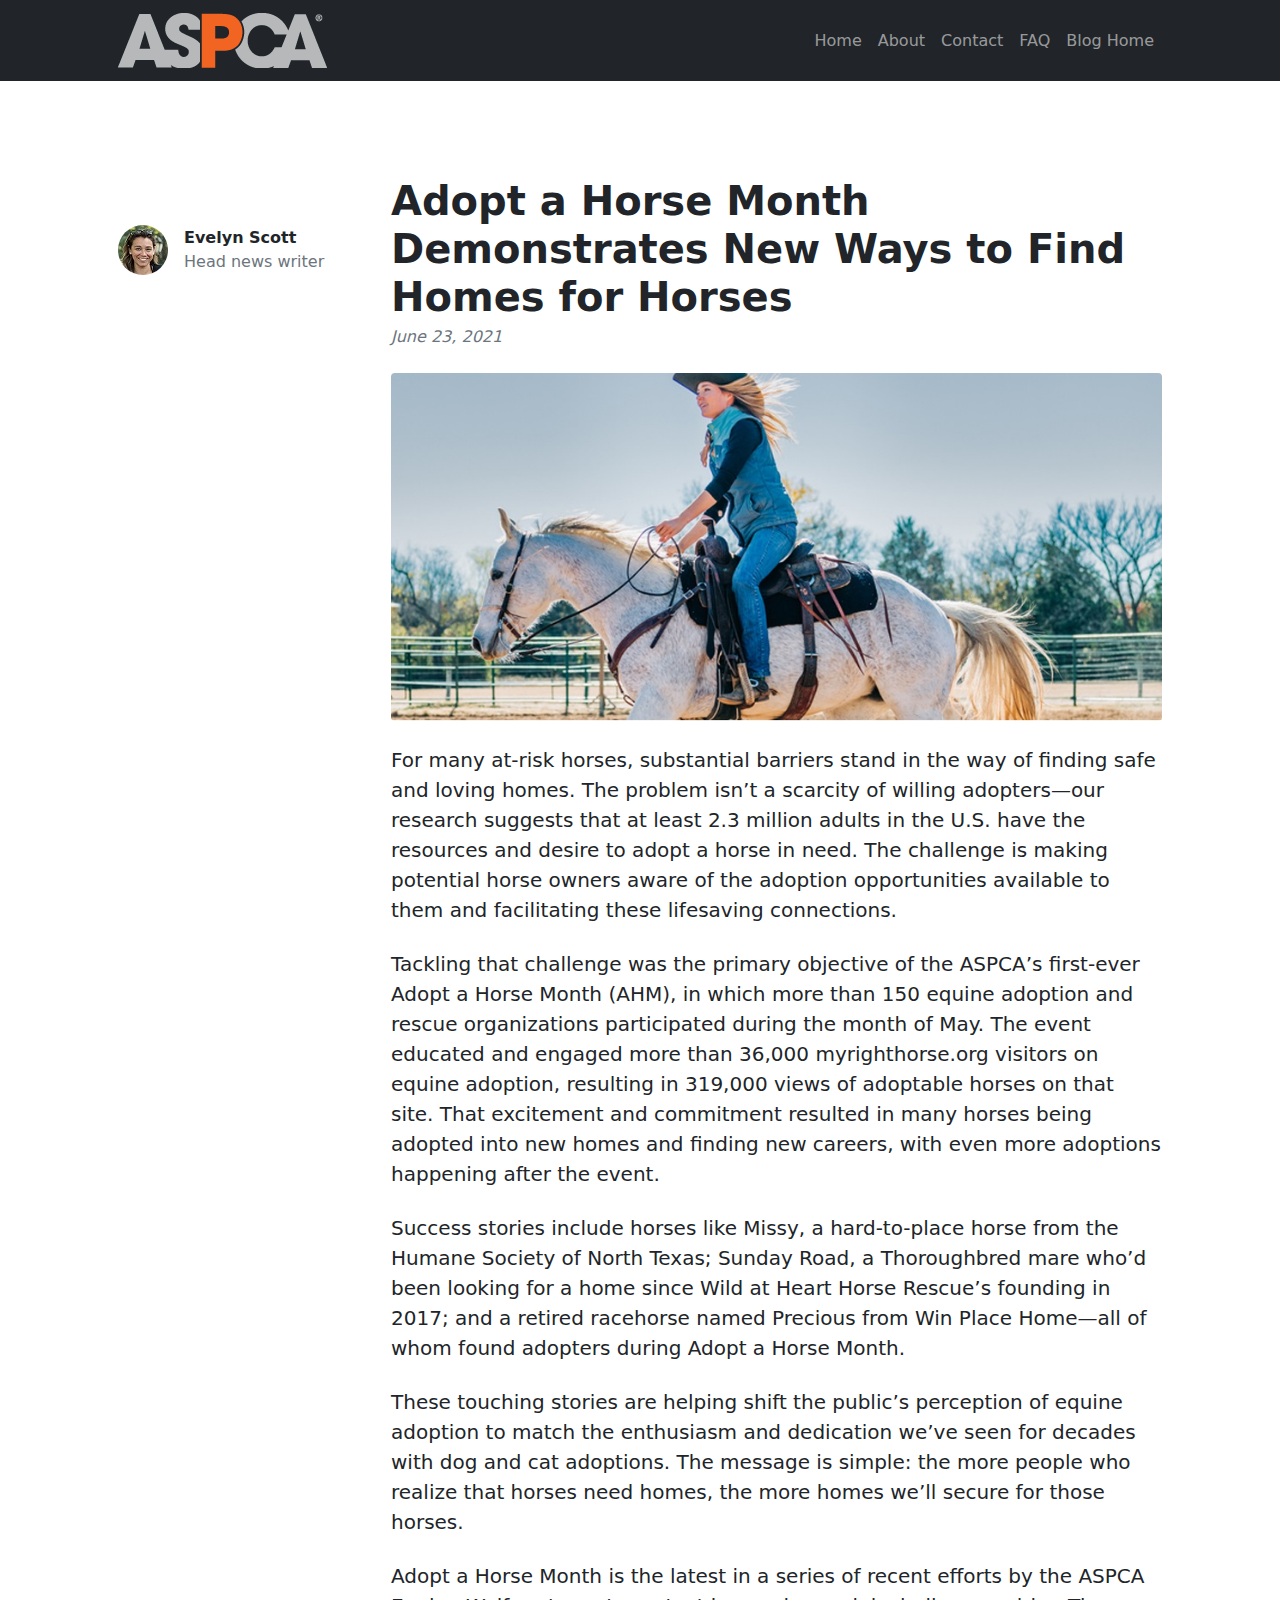
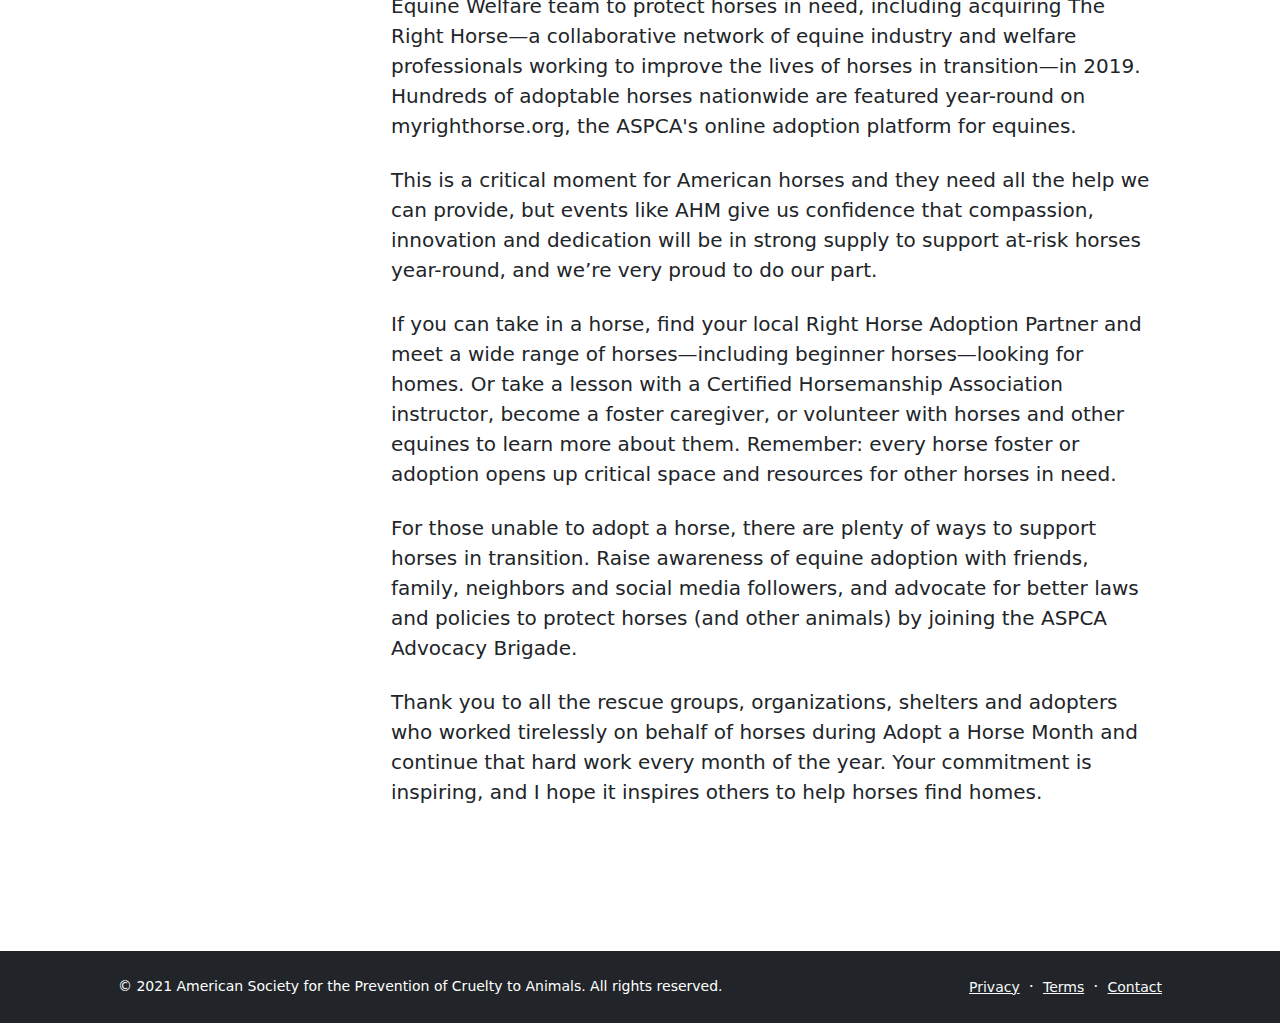
<file: blog-post2.html>
<!DOCTYPE html>
<html lang="en">
    <head>
        <meta charset="utf-8" />
        <meta name="viewport" content="width=device-width, initial-scale=1, shrink-to-fit=no" />
        <meta name="description" content="" />
        <meta name="author" content="" />
        <title>ASPCA</title>
        <!-- Favicon-->
        <link rel="icon" type="image/x-icon" href="assets/favicon.ico" />
        <!-- Bootstrap icons-->
        <link href="https://cdn.jsdelivr.net/npm/bootstrap-icons@1.5.0/font/bootstrap-icons.css" rel="stylesheet" />
        <!-- Core theme CSS (includes Bootstrap)-->
        <link href="css/styles.css" rel="stylesheet" />
    </head>
    <body class="d-flex flex-column">
        <main class="flex-shrink-0">
            <!-- Navigation-->
            <nav class="navbar navbar-expand-lg navbar-dark bg-dark">
                <div class="container px-5">
                    <a class="navbar-brand" href="index.html"><img src="assets/aspca-logo.png" alt="ASPCA Logo"></a>
                    <button class="navbar-toggler" type="button" data-bs-toggle="collapse" data-bs-target="#navbarSupportedContent" aria-controls="navbarSupportedContent" aria-expanded="false" aria-label="Toggle navigation"><span class="navbar-toggler-icon"></span></button>
                    <div class="collapse navbar-collapse" id="navbarSupportedContent">
                        <ul class="navbar-nav ms-auto mb-2 mb-lg-0">
                            <li class="nav-item"><a class="nav-link" href="index.html">Home</a></li>
                            <li class="nav-item"><a class="nav-link" href="about.html">About</a></li>
                            <li class="nav-item"><a class="nav-link" href="contact.html">Contact</a></li>
                            <li class="nav-item"><a class="nav-link" href="faq.html">FAQ</a></li>
                            <li class="nav-item"><a class="nav-link" href="blog-home.html">Blog Home</a></li>
                        </ul>
                    </div>
                </div>
            </nav>
            <!-- Page Content-->
            <section class="py-5">
                <div class="container px-5 my-5">
                    <div class="row gx-5">
                        <div class="col-lg-3">
                            <div class="d-flex align-items-center mt-lg-5 mb-4">
                                <img class="img-fluid rounded-circle" src="assets/evelyn-headshot.jpg" alt="Evelyn Scott headshot" />
                                <div class="ms-3">
                                    <div class="fw-bold">Evelyn Scott</div>
                                    <div class="text-muted">Head news writer</div>
                                </div>
                            </div>
                        </div>
                        <div class="col-lg-9">
                            <!-- Post content-->
                            <article>
                                <!-- Post header-->
                                <header class="mb-4">
                                    <!-- Post title-->
                                    <h1 class="fw-bolder mb-1">Adopt a Horse Month Demonstrates New Ways to Find Homes for Horses</h1>
                                    <!-- Post meta content-->
                                    <div class="text-muted fst-italic mb-2">June 23, 2021</div>
                                </header>
                                <!-- Preview image figure-->
                                <figure class="mb-4"><img class="img-fluid rounded" src="assets/adopt-a-horse-900x400.jpg" alt="woman riding horse" /></figure>
                                <!-- Post content-->
                                <section class="mb-5">
                                    <p class="fs-5 mb-4">For many at-risk horses, substantial barriers stand in the way of finding safe and loving homes. The problem isn’t a scarcity of willing adopters—our research suggests that at least 2.3 million adults in the U.S. have the resources and desire to adopt a horse in need. The challenge is making potential horse owners aware of the adoption opportunities available to them and facilitating these lifesaving connections.</p>
                                    <p class="fs-5 mb-4">Tackling that challenge was the primary objective of the ASPCA’s first-ever Adopt a Horse Month (AHM), in which more than 150 equine adoption and rescue organizations participated during the month of May. The event educated and engaged more than 36,000 myrighthorse.org visitors on equine adoption, resulting in 319,000 views of adoptable horses on that site. That excitement and commitment resulted in many horses being adopted into new homes and finding new careers, with even more adoptions happening after the event.</p>
                                    <p class="fs-5 mb-4">Success stories include horses like Missy, a hard-to-place horse from the Humane Society of North Texas; Sunday Road, a Thoroughbred mare who’d been looking for a home since Wild at Heart Horse Rescue’s founding in 2017; and a retired racehorse named Precious from Win Place Home—all of whom found adopters during Adopt a Horse Month.</p>
                                    <p class="fs-5 mb-4">These touching stories are helping shift the public’s perception of equine adoption to match the enthusiasm and dedication we’ve seen for decades with dog and cat adoptions. The message is simple: the more people who realize that horses need homes, the more homes we’ll secure for those horses.</p>
                                    <p class="fs-5 mb-4">Adopt a Horse Month is the latest in a series of recent efforts by the ASPCA Equine Welfare team to protect horses in need, including acquiring The Right Horse—a collaborative network of equine industry and welfare professionals working to improve the lives of horses in transition—in 2019. Hundreds of adoptable horses nationwide are featured year-round on myrighthorse.org, the ASPCA's online adoption platform for equines.</p>
                                    <p class="fs-5 mb-4">This is a critical moment for American horses and they need all the help we can provide, but events like AHM give us confidence that compassion, innovation and dedication will be in strong supply to support at-risk horses year-round, and we’re very proud to do our part.</p>
                                    <p class="fs-5 mb-4">If you can take in a horse, find your local Right Horse Adoption Partner and meet a wide range of horses—including beginner horses—looking for homes. Or take a lesson with a Certified Horsemanship Association instructor, become a foster caregiver, or volunteer with horses and other equines to learn more about them. Remember: every horse foster or adoption opens up critical space and resources for other horses in need.</p>
                                    <p class="fs-5 mb-4">For those unable to adopt a horse, there are plenty of ways to support horses in transition. Raise awareness of equine adoption with friends, family, neighbors and social media followers, and advocate for better laws and policies to protect horses (and other animals) by joining the ASPCA Advocacy Brigade.</p>
                                    <p class="fs-5 mb-4">Thank you to all the rescue groups, organizations, shelters and adopters who worked tirelessly on behalf of horses during Adopt a Horse Month and continue that hard work every month of the year. Your commitment is inspiring, and I hope it inspires others to help horses find homes.</p>
                                </section>
                            </article>
                        </div>
                    </div>
                </div>
            </section>
        </main>
        <!-- Footer-->
        <footer class="bg-dark py-4 mt-auto">
            <div class="container px-5">
                <div class="row align-items-center justify-content-between flex-column flex-sm-row">
                    <div class="col-auto"><div class="small m-0 text-white">© 2021 American Society for the Prevention of Cruelty to Animals. All rights reserved.</div></div>
                    <div class="col-auto">
                        <a class="link-light small" href="#!">Privacy</a>
                        <span class="text-white mx-1">&middot;</span>
                        <a class="link-light small" href="#!">Terms</a>
                        <span class="text-white mx-1">&middot;</span>
                        <a class="link-light small" href="#!">Contact</a>
                    </div>
                </div>
            </div>
        </footer>
        <!-- Bootstrap core JS-->
        <script src="https://cdn.jsdelivr.net/npm/bootstrap@5.0.2/dist/js/bootstrap.bundle.min.js"></script>
        <!-- Core theme JS-->
        <script src="js/scripts.js"></script>
    </body>
</html>
</file>
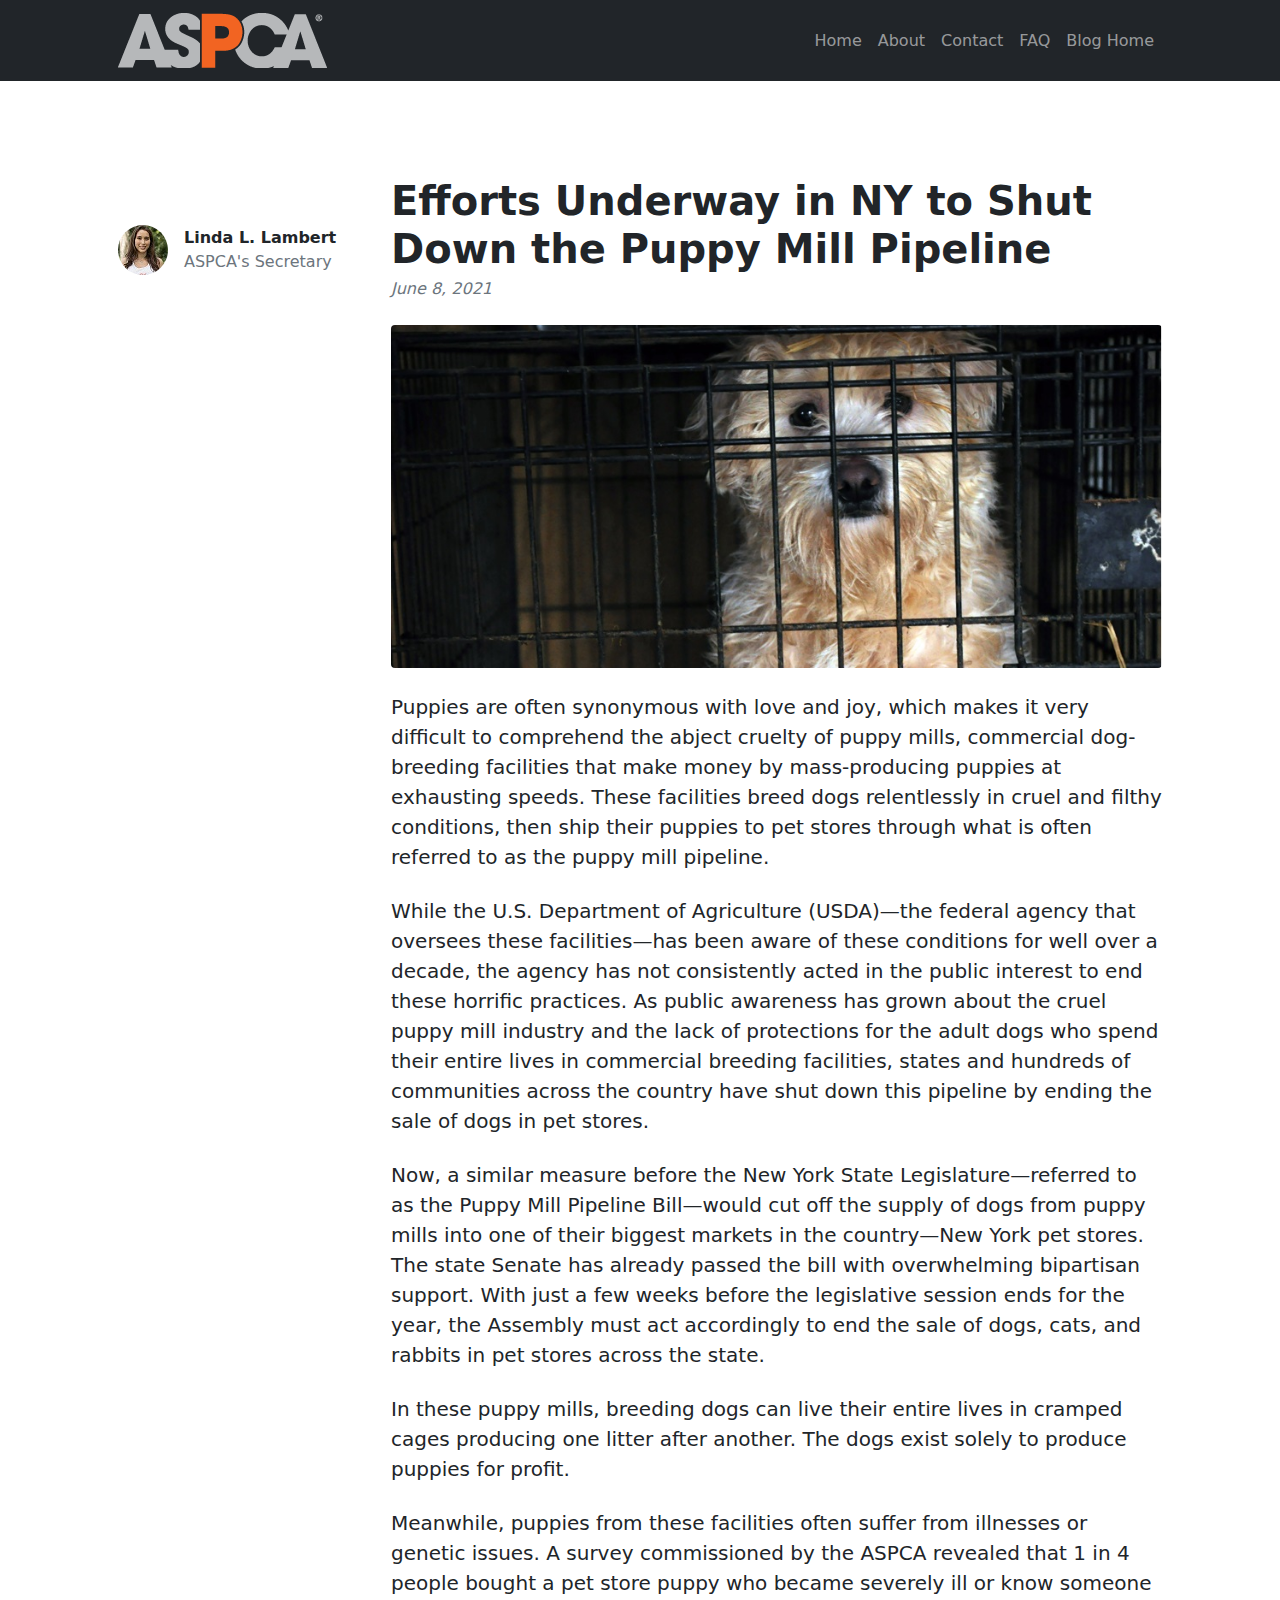
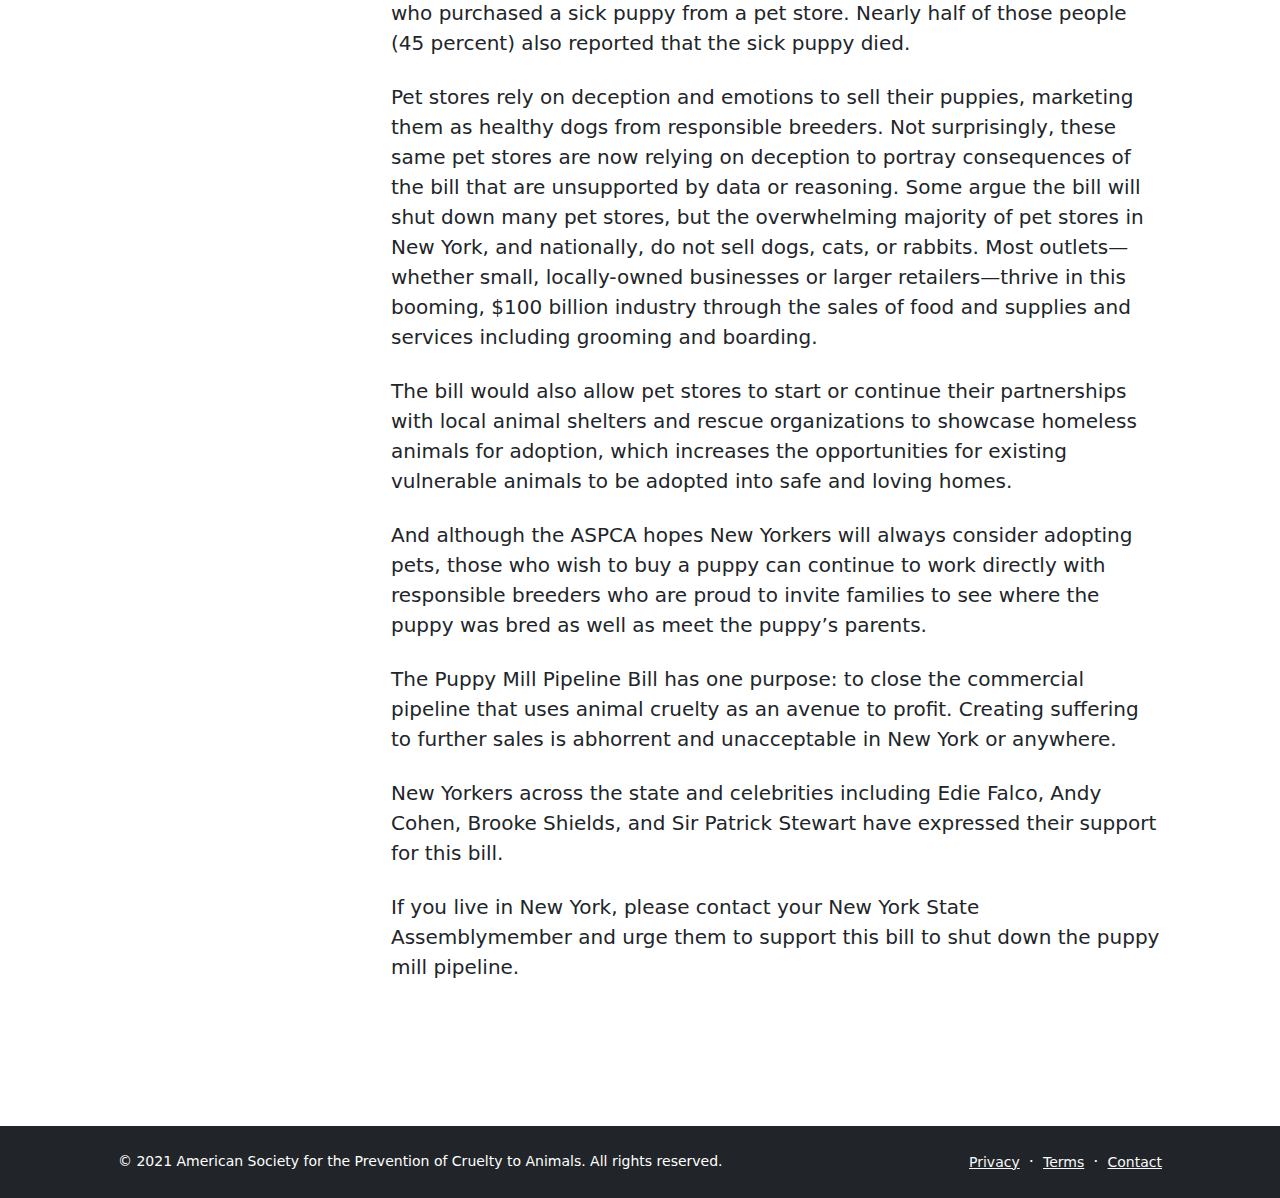
<file: blog-post3.html>
<!DOCTYPE html>
<html lang="en">
    <head>
        <meta charset="utf-8" />
        <meta name="viewport" content="width=device-width, initial-scale=1, shrink-to-fit=no" />
        <meta name="description" content="" />
        <meta name="author" content="" />
        <title>ASPCA</title>
        <!-- Favicon-->
        <link rel="icon" type="image/x-icon" href="assets/favicon.ico" />
        <!-- Bootstrap icons-->
        <link href="https://cdn.jsdelivr.net/npm/bootstrap-icons@1.5.0/font/bootstrap-icons.css" rel="stylesheet" />
        <!-- Core theme CSS (includes Bootstrap)-->
        <link href="css/styles.css" rel="stylesheet" />
    </head>
    <body class="d-flex flex-column">
        <main class="flex-shrink-0">
            <!-- Navigation-->
            <nav class="navbar navbar-expand-lg navbar-dark bg-dark">
                <div class="container px-5">
                    <a class="navbar-brand" href="index.html"><img src="assets/aspca-logo.png" alt="ASPCA Logo"></a>
                    <button class="navbar-toggler" type="button" data-bs-toggle="collapse" data-bs-target="#navbarSupportedContent" aria-controls="navbarSupportedContent" aria-expanded="false" aria-label="Toggle navigation"><span class="navbar-toggler-icon"></span></button>
                    <div class="collapse navbar-collapse" id="navbarSupportedContent">
                        <ul class="navbar-nav ms-auto mb-2 mb-lg-0">
                            <li class="nav-item"><a class="nav-link" href="index.html">Home</a></li>
                            <li class="nav-item"><a class="nav-link" href="about.html">About</a></li>
                            <li class="nav-item"><a class="nav-link" href="contact.html">Contact</a></li>
                            <li class="nav-item"><a class="nav-link" href="faq.html">FAQ</a></li>
                            <li class="nav-item"><a class="nav-link" href="blog-home.html">Blog Home</a></li>
                        </ul>
                    </div>
                </div>
            </nav>
            <!-- Page Content-->
            <section class="py-5">
                <div class="container px-5 my-5">
                    <div class="row gx-5">
                        <div class="col-lg-3">
                            <div class="d-flex align-items-center mt-lg-5 mb-4">
                                <img class="img-fluid rounded-circle" src="assets/linda-headshot.jpg" alt="Linda L. Lambert headshot" />
                                <div class="ms-3">
                                    <div class="fw-bold">Linda L. Lambert</div>
                                    <div class="text-muted">ASPCA's Secretary</div>
                                </div>
                            </div>
                        </div>
                        <div class="col-lg-9">
                            <!-- Post content-->
                            <article>
                                <!-- Post header-->
                                <header class="mb-4">
                                    <!-- Post title-->
                                    <h1 class="fw-bolder mb-1">Efforts Underway in NY to Shut Down the Puppy Mill Pipeline</h1>
                                    <!-- Post meta content-->
                                    <div class="text-muted fst-italic mb-2">June 8, 2021</div>
                                </header>
                                <!-- Preview image figure-->
                                <figure class="mb-4"><img class="img-fluid rounded" src="assets/puppy-mill-900x400.jpg" alt="sad puppy in cage" /></figure>
                                <!-- Post content-->
                                <section class="mb-5">
                                    <p class="fs-5 mb-4">Puppies are often synonymous with love and joy, which makes it very difficult to comprehend the abject cruelty of puppy mills, commercial dog-breeding facilities that make money by mass-producing puppies at exhausting speeds. These facilities breed dogs relentlessly in cruel and filthy conditions, then ship their puppies to pet stores through what is often referred to as the puppy mill pipeline.</p>
                                    <p class="fs-5 mb-4">While the U.S. Department of Agriculture (USDA)—the federal agency that oversees these facilities—has been aware of these conditions for well over a decade, the agency has not consistently acted in the public interest to end these horrific practices. As public awareness has grown about the cruel puppy mill industry and the lack of protections for the adult dogs who spend their entire lives in commercial breeding facilities, states and hundreds of communities across the country have shut down this pipeline by ending the sale of dogs in pet stores.</p>
                                    <p class="fs-5 mb-4">Now, a similar measure before the New York State Legislature—referred to as the Puppy Mill Pipeline Bill—would cut off the supply of dogs from puppy mills into one of their biggest markets in the country—New York pet stores. The state Senate has already passed the bill with overwhelming bipartisan support. With just a few weeks before the legislative session ends for the year, the Assembly must act accordingly to end the sale of dogs, cats, and rabbits in pet stores across the state.</p>
                                    <p class="fs-5 mb-4">In these puppy mills, breeding dogs can live their entire lives in cramped cages producing one litter after another. The dogs exist solely to produce puppies for profit.</p>
                                    <p class="fs-5 mb-4">Meanwhile, puppies from these facilities often suffer from illnesses or genetic issues. A survey commissioned by the ASPCA revealed that 1 in 4 people bought a pet store puppy who became severely ill or know someone who purchased a sick puppy from a pet store. Nearly half of those people (45 percent) also reported that the sick puppy died.</p>
                                    <p class="fs-5 mb-4">Pet stores rely on deception and emotions to sell their puppies, marketing them as healthy dogs from responsible breeders. Not surprisingly, these same pet stores are now relying on deception to portray consequences of the bill that are unsupported by data or reasoning. Some argue the bill will shut down many pet stores, but the overwhelming majority of pet stores in New York, and nationally, do not sell dogs, cats, or rabbits. Most outlets—whether small, locally-owned businesses or larger retailers—thrive in this booming, $100 billion industry through the sales of food and supplies and services including grooming and boarding.</p>
                                    <p class="fs-5 mb-4">The bill would also allow pet stores to start or continue their partnerships with local animal shelters and rescue organizations to showcase homeless animals for adoption, which increases the opportunities for existing vulnerable animals to be adopted into safe and loving homes.</p>
                                    <p class="fs-5 mb-4">And although the ASPCA hopes New Yorkers will always consider adopting pets, those who wish to buy a puppy can continue to work directly with responsible breeders who are proud to invite families to see where the puppy was bred as well as meet the puppy’s parents.</p>
                                    <p class="fs-5 mb-4">The Puppy Mill Pipeline Bill has one purpose: to close the commercial pipeline that uses animal cruelty as an avenue to profit. Creating suffering to further sales is abhorrent and unacceptable in New York or anywhere.</p>
                                    <p class="fs-5 mb-4">New Yorkers across the state and celebrities including Edie Falco, Andy Cohen, Brooke Shields, and Sir Patrick Stewart have expressed their support for this bill.</p>
                                    <p class="fs-5 mb-4">If you live in New York, please contact your New York State Assemblymember and urge them to support this bill to shut down the puppy mill pipeline.</p>
                                </section>
                            </article>
                        </div>
                    </div>
                </div>
            </section>
        </main>
        <!-- Footer-->
        <footer class="bg-dark py-4 mt-auto">
            <div class="container px-5">
                <div class="row align-items-center justify-content-between flex-column flex-sm-row">
                    <div class="col-auto"><div class="small m-0 text-white">© 2021 American Society for the Prevention of Cruelty to Animals. All rights reserved.</div></div>
                    <div class="col-auto">
                        <a class="link-light small" href="#!">Privacy</a>
                        <span class="text-white mx-1">&middot;</span>
                        <a class="link-light small" href="#!">Terms</a>
                        <span class="text-white mx-1">&middot;</span>
                        <a class="link-light small" href="#!">Contact</a>
                    </div>
                </div>
            </div>
        </footer>
        <!-- Bootstrap core JS-->
        <script src="https://cdn.jsdelivr.net/npm/bootstrap@5.0.2/dist/js/bootstrap.bundle.min.js"></script>
        <!-- Core theme JS-->
        <script src="js/scripts.js"></script>
    </body>
</html>
</file>
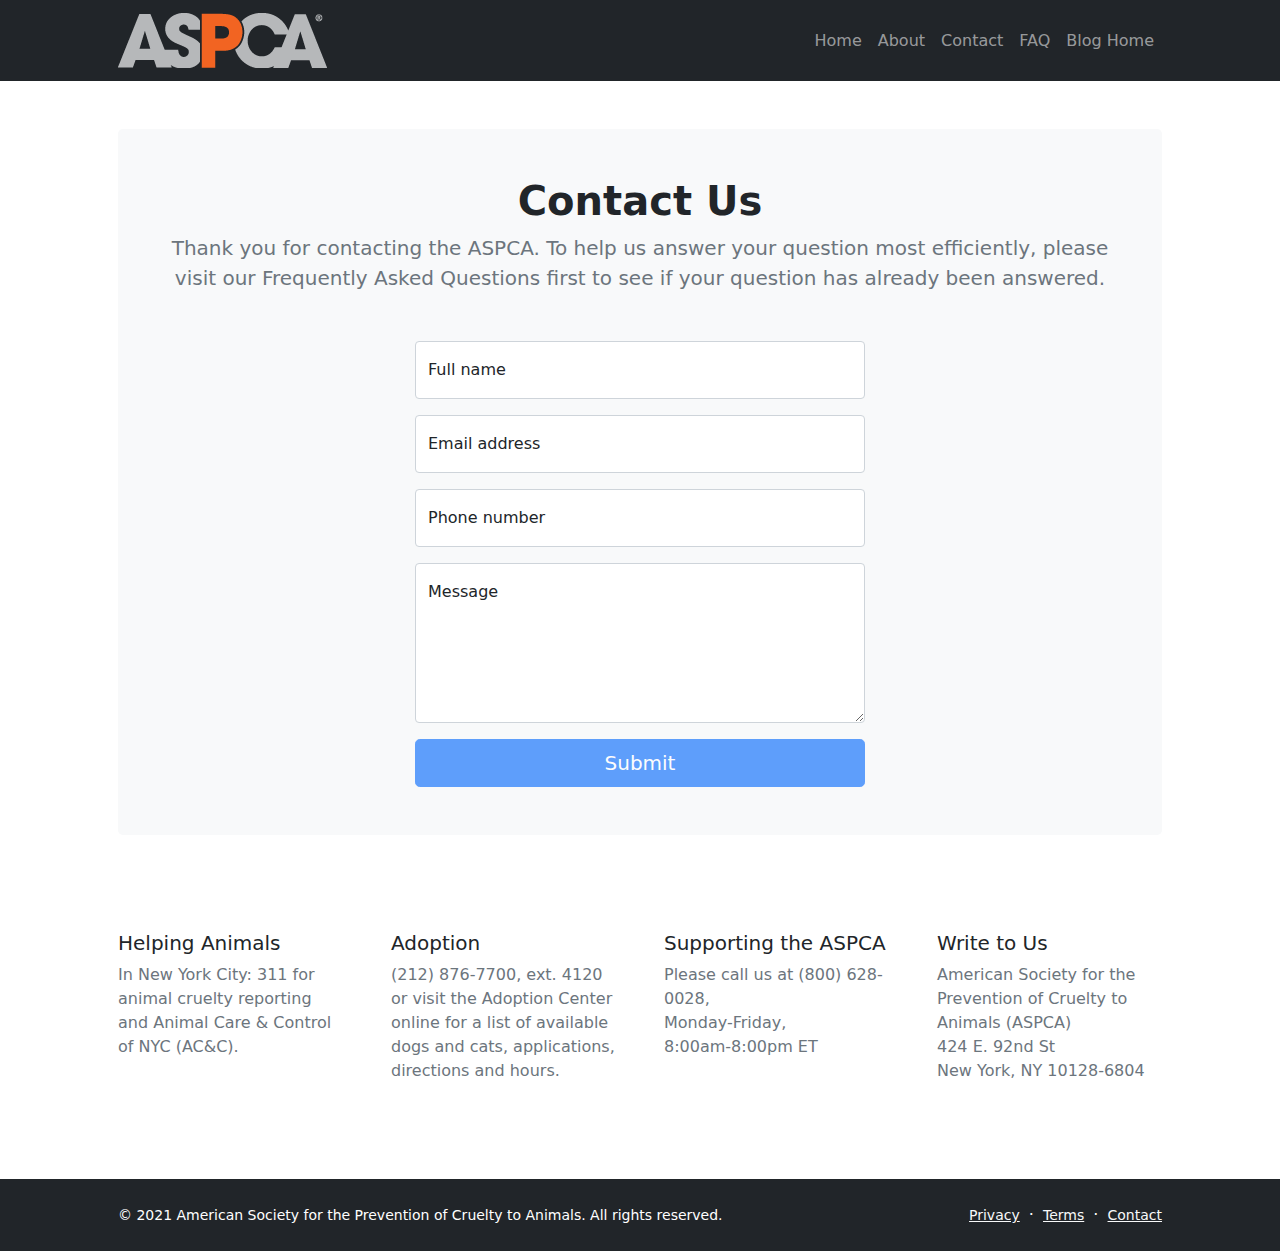
<file: contact.html>
<!DOCTYPE html>
<html lang="en">
    <head>
        <meta charset="utf-8" />
        <meta name="viewport" content="width=device-width, initial-scale=1, shrink-to-fit=no" />
        <meta name="description" content />
        <meta name="author" content />
        <title>ASPCA - Contact</title>
        <!-- Favicon-->
        <link rel="icon" type="image/x-icon" href="assets/favicon.ico" />
        <!-- Bootstrap icons-->
        <link href="https://cdn.jsdelivr.net/npm/bootstrap-icons@1.5.0/font/bootstrap-icons.css" rel="stylesheet" />
        <!-- Core theme CSS (includes Bootstrap)-->
        <link href="css/styles.css" rel="stylesheet" />
    </head>
    <body class="d-flex flex-column">
        <main class="flex-shrink-0">
            <!-- Navigation-->
            <nav class="navbar navbar-expand-lg navbar-dark bg-dark">
                <div class="container px-5">
                    <a class="navbar-brand" href="index.html"><img src="assets/aspca-logo.png" alt="ASPCA Logo"></a>
                    <button class="navbar-toggler" type="button" data-bs-toggle="collapse" data-bs-target="#navbarSupportedContent" aria-controls="navbarSupportedContent" aria-expanded="false" aria-label="Toggle navigation"><span class="navbar-toggler-icon"></span></button>
                    <div class="collapse navbar-collapse" id="navbarSupportedContent">
                        <ul class="navbar-nav ms-auto mb-2 mb-lg-0">
                            <li class="nav-item"><a class="nav-link" href="index.html">Home</a></li>
                            <li class="nav-item"><a class="nav-link" href="about.html">About</a></li>
                            <li class="nav-item"><a class="nav-link" href="contact.html">Contact</a></li>
                            <li class="nav-item"><a class="nav-link" href="faq.html">FAQ</a></li>
                            <li class="nav-item"><a class="nav-link" href="blog-home.html">Blog Home</a></li>
                        </ul>
                    </div>
                </div>
            </nav>
            <!-- Page content-->
            <section class="py-5">
                <div class="container px-5">
                    <!-- Contact form-->
                    <div class="bg-light rounded-3 py-5 px-4 px-md-5 mb-5">
                        <div class="text-center mb-5">
                            <!--<div class="feature bg-primary bg-gradient text-white rounded-3 mb-3"><i class="bi bi-envelope"></i></div>-->
                            <h1 class="fw-bolder">Contact Us</h1>
                            <p class="lead fw-normal text-muted mb-0">Thank you for contacting the ASPCA. To help us answer your question most efficiently, please visit our Frequently Asked Questions first to see if your question has already been answered.</p>
                        </div>
                        <div class="row gx-5 justify-content-center">
                            <div class="col-lg-8 col-xl-6">
                                <!-- * * * * * * * * * * * * * * *-->
                                <!-- * * SB Forms Contact Form * *-->
                                <!-- * * * * * * * * * * * * * * *-->
                                <!-- This form is pre-integrated with SB Forms.-->
                                <!-- To make this form functional, sign up at-->
                                <!-- https://startbootstrap.com/solution/contact-forms-->
                                <!-- to get an API token!-->
                                <form id="contactForm" data-sb-form-api-token="API_TOKEN">
                                    <!-- Name input-->
                                    <div class="form-floating mb-3">
                                        <input class="form-control" id="name" type="text" placeholder="Enter your name..." data-sb-validations="required" />
                                        <label for="name">Full name</label>
                                        <div class="invalid-feedback" data-sb-feedback="name:required">A name is required.</div>
                                    </div>
                                    <!-- Email address input-->
                                    <div class="form-floating mb-3">
                                        <input class="form-control" id="email" type="email" placeholder="name@example.com" data-sb-validations="required,email" />
                                        <label for="email">Email address</label>
                                        <div class="invalid-feedback" data-sb-feedback="email:required">An email is required.</div>
                                        <div class="invalid-feedback" data-sb-feedback="email:email">Email is not valid.</div>
                                    </div>
                                    <!-- Phone number input-->
                                    <div class="form-floating mb-3">
                                        <input class="form-control" id="phone" type="tel" placeholder="(123) 456-7890" data-sb-validations="required" />
                                        <label for="phone">Phone number</label>
                                        <div class="invalid-feedback" data-sb-feedback="phone:required">A phone number is required.</div>
                                    </div>
                                    <!-- Message input-->
                                    <div class="form-floating mb-3">
                                        <textarea class="form-control" id="message" type="text" placeholder="Enter your message here..." style="height: 10rem" data-sb-validations="required"></textarea>
                                        <label for="message">Message</label>
                                        <div class="invalid-feedback" data-sb-feedback="message:required">A message is required.</div>
                                    </div>
                                    <!-- Submit success message-->
                                    <!---->
                                    <!-- This is what your users will see when the form-->
                                    <!-- has successfully submitted-->
                                    <div class="d-none" id="submitSuccessMessage">
                                        <div class="text-center mb-3">
                                            <div class="fw-bolder">Form submission successful!</div>
                                            To activate this form, sign up at
                                            <br />
                                            <a href="https://startbootstrap.com/solution/contact-forms">https://startbootstrap.com/solution/contact-forms</a>
                                        </div>
                                    </div>
                                    <!-- Submit error message-->
                                    <!---->
                                    <!-- This is what your users will see when there is-->
                                    <!-- an error submitting the form-->
                                    <div class="d-none" id="submitErrorMessage"><div class="text-center text-danger mb-3">Error sending message!</div></div>
                                    <!-- Submit Button-->
                                    <div class="d-grid"><button class="btn btn-primary btn-lg disabled" id="submitButton" type="submit">Submit</button></div>
                                </form>
                            </div>
                        </div>
                    </div>
                    <!-- Contact cards-->
                    <div class="row gx-5 row-cols-2 row-cols-lg-4 py-5">
                        <div class="col">
                            <!--<div class="feature bg-primary bg-gradient text-white rounded-3 mb-3"><i class="bi bi-chat-dots"></i></div>-->
                            <div class="h5 mb-2">Helping Animals</div>
                            <p class="text-muted mb-0">In New York City: 311 for animal cruelty reporting and Animal Care & Control of NYC (AC&C).</p>
                        </div>
                        <div class="col">
                            <!--<div class="feature bg-primary bg-gradient text-white rounded-3 mb-3"><i class="bi bi-people"></i></div>-->
                            <div class="h5">Adoption</div>
                            <p class="text-muted mb-0">(212) 876-7700, ext. 4120 or visit the Adoption Center online for a list of available dogs and cats, applications, directions and hours.</p>
                        </div>
                        <div class="col">
                            <!--<div class="feature bg-primary bg-gradient text-white rounded-3 mb-3"><i class="bi bi-question-circle"></i></div>-->
                            <div class="h5">Supporting the ASPCA</div>
                            <p class="text-muted mb-0">Please call us at (800) 628-0028,
                                <br>
                                Monday-Friday,
                                <br>
                                8:00am-8:00pm ET</p>
                        </div>
                        <div class="col">
                            <!--<div class="feature bg-primary bg-gradient text-white rounded-3 mb-3"><i class="bi bi-telephone"></i></div>-->
                            <div class="h5">Write to Us</div>
                            <p class="text-muted mb-0">American Society for the Prevention of Cruelty to Animals (ASPCA)
                                <br>
                                424 E. 92nd St
                                <br>
                                New York, NY 10128-6804</p>
                        </div>
                    </div>
                </div>
            </section>
        </main>
        <!-- Footer-->
        <footer class="bg-dark py-4 mt-auto">
            <div class="container px-5">
                <div class="row align-items-center justify-content-between flex-column flex-sm-row">
                    <div class="col-auto"><div class="small m-0 text-white">© 2021 American Society for the Prevention of Cruelty to Animals. All rights reserved.</div></div>
                    <div class="col-auto">
                        <a class="link-light small" href="#!">Privacy</a>
                        <span class="text-white mx-1">&middot;</span>
                        <a class="link-light small" href="#!">Terms</a>
                        <span class="text-white mx-1">&middot;</span>
                        <a class="link-light small" href="#!">Contact</a>
                    </div>
                </div>
            </div>
        </footer>
        <!-- Bootstrap core JS-->
        <script src="https://cdn.jsdelivr.net/npm/bootstrap@5.0.2/dist/js/bootstrap.bundle.min.js"></script>
        <!-- Core theme JS-->
        <script src="js/scripts.js"></script>
        <!-- * * * * * * * * * * * * * * * * * * * * * * * * * * * * * * * * * * * * * * * *-->
        <!-- * *                               SB Forms JS                               * *-->
        <!-- * * Activate your form at https://startbootstrap.com/solution/contact-forms * *-->
        <!-- * * * * * * * * * * * * * * * * * * * * * * * * * * * * * * * * * * * * * * * *-->
        <script src="https://cdn.startbootstrap.com/sb-forms-latest.js"></script>
    </body>
</html>
</file>
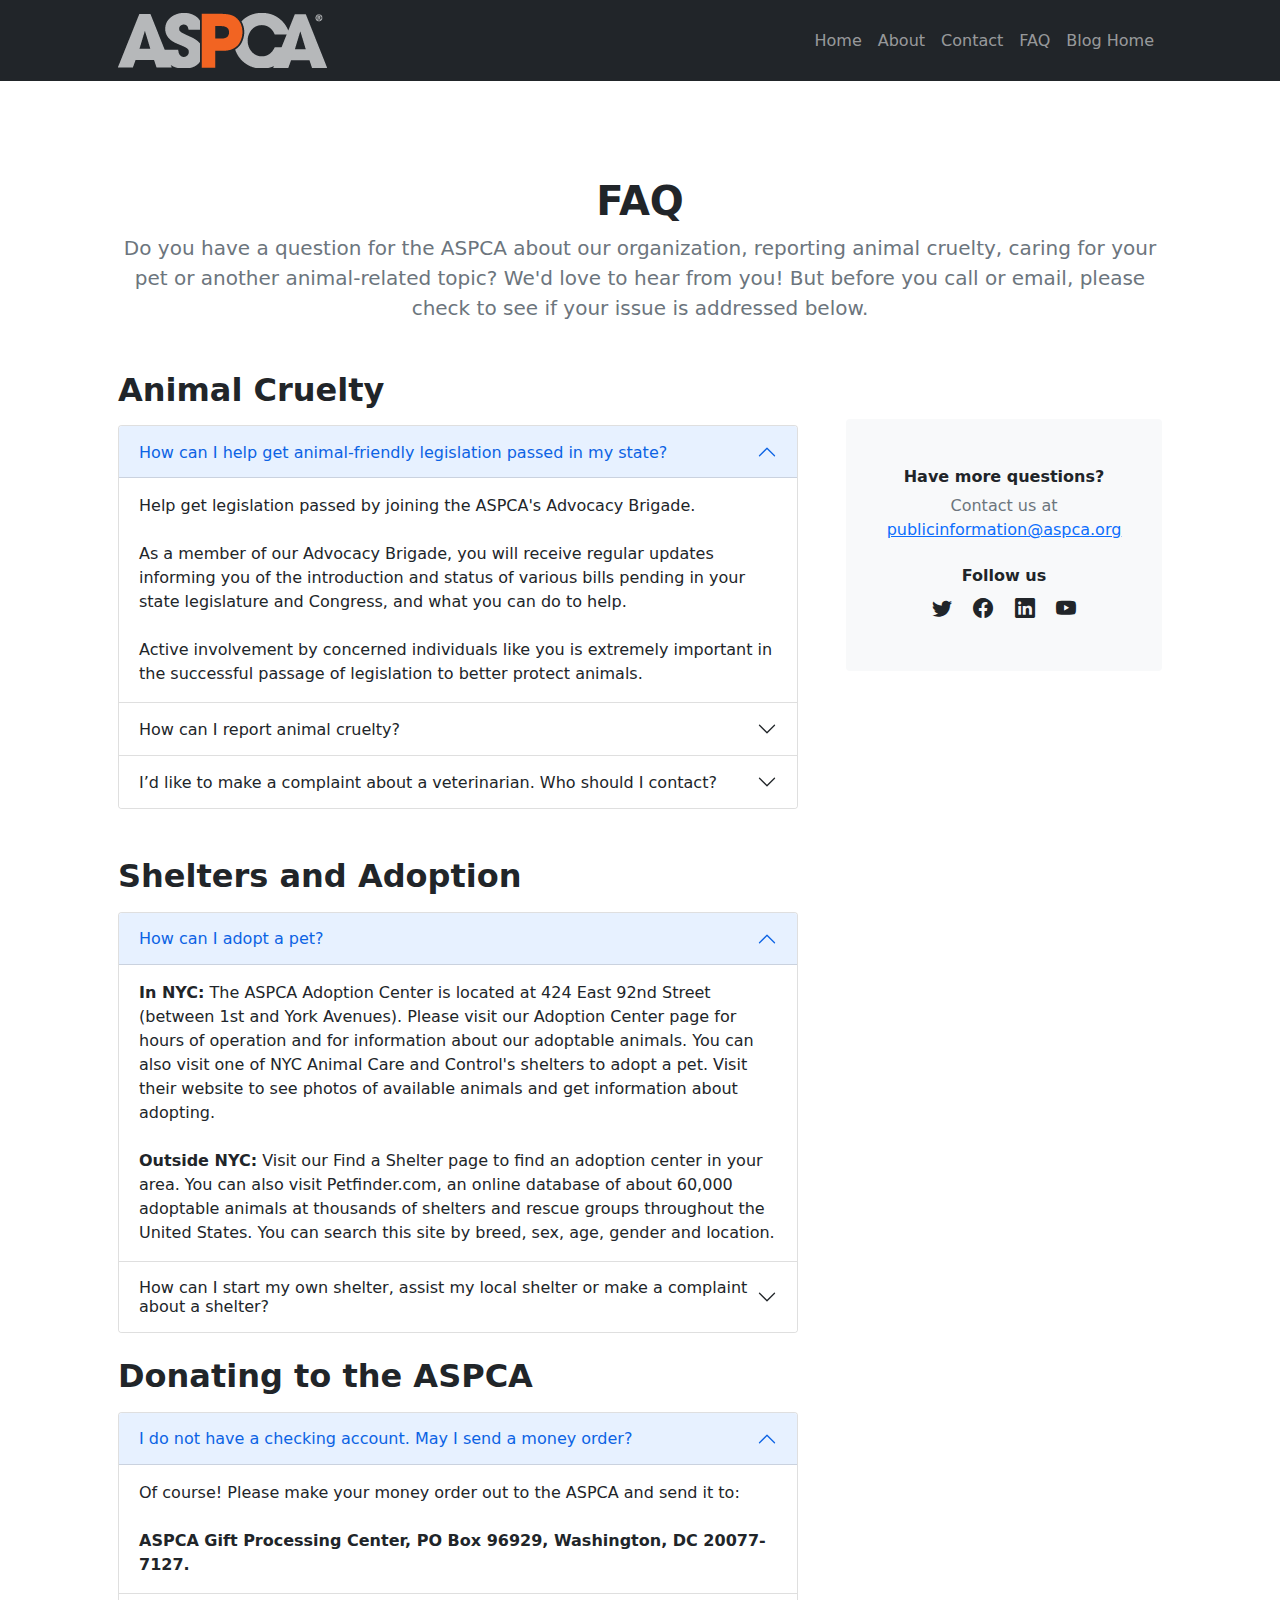
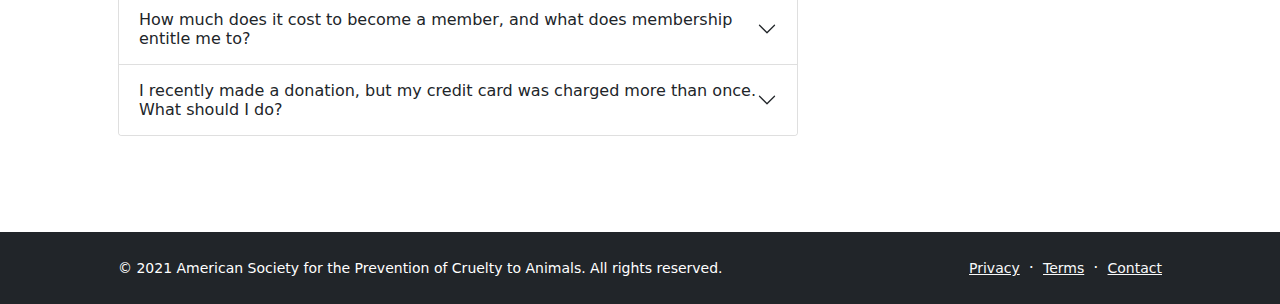
<file: faq.html>
<!DOCTYPE html>
<html lang="en">
    <head>
        <meta charset="utf-8" />
        <meta name="viewport" content="width=device-width, initial-scale=1, shrink-to-fit=no" />
        <meta name="description" content="" />
        <meta name="author" content="" />
        <title>ASPCA - Faq</title>
        <!-- Favicon-->
        <link rel="icon" type="image/x-icon" href="assets/favicon.ico" />
        <!-- Bootstrap icons-->
        <link href="https://cdn.jsdelivr.net/npm/bootstrap-icons@1.5.0/font/bootstrap-icons.css" rel="stylesheet" />
        <!-- Core theme CSS (includes Bootstrap)-->
        <link href="css/styles.css" rel="stylesheet" />
    </head>
    <body class="d-flex flex-column h-100">
        <main class="flex-shrink-0">
            <!-- Navigation-->
            <nav class="navbar navbar-expand-lg navbar-dark bg-dark">
                <div class="container px-5">
                    <a class="navbar-brand" href="index.html"><img src="assets/aspca-logo.png" alt="ASPCA Logo"></a>
                    <button class="navbar-toggler" type="button" data-bs-toggle="collapse" data-bs-target="#navbarSupportedContent" aria-controls="navbarSupportedContent" aria-expanded="false" aria-label="Toggle navigation"><span class="navbar-toggler-icon"></span></button>
                    <div class="collapse navbar-collapse" id="navbarSupportedContent">
                        <ul class="navbar-nav ms-auto mb-2 mb-lg-0">
                            <li class="nav-item"><a class="nav-link" href="index.html">Home</a></li>
                            <li class="nav-item"><a class="nav-link" href="about.html">About</a></li>
                            <li class="nav-item"><a class="nav-link" href="contact.html">Contact</a></li>
                            <li class="nav-item"><a class="nav-link" href="faq.html">FAQ</a></li>
                            <li class="nav-item"><a class="nav-link" href="blog-home.html">Blog Home</a></li>
                        </ul>
                    </div>
                </div>
            </nav>
            <!-- Page Content-->
            <section class="py-5">
                <div class="container px-5 my-5">
                    <div class="text-center mb-5">
                        <h1 class="fw-bolder">FAQ</h1>
                        <p class="lead fw-normal text-muted mb-0">Do you have a question for the ASPCA about our organization, reporting animal cruelty, caring for your pet or another animal-related topic? We'd love to hear from you! But before you call or email, please check to see if your issue is addressed below.</p>
                    </div>
                    <div class="row gx-5">
                        <div class="col-xl-8">
                            <!-- FAQ Accordion 1-->
                            <h2 class="fw-bolder mb-3">Animal Cruelty</h2>
                            <div class="accordion mb-5" id="accordionExample">
                                <div class="accordion-item">
                                    <h3 class="accordion-header" id="headingOne"><button class="accordion-button" type="button" data-bs-toggle="collapse" data-bs-target="#collapseOne" aria-expanded="true" aria-controls="collapseOne">How can I help get animal-friendly legislation passed in my state?</button></h3>
                                    <div class="accordion-collapse collapse show" id="collapseOne" aria-labelledby="headingOne" data-bs-parent="#accordionExample">
                                        <div class="accordion-body">
                                            Help get legislation passed by joining the ASPCA's Advocacy Brigade.
                                            <br><br>
                                            As a member of our Advocacy Brigade, you will receive regular updates informing you of the introduction and status of various bills pending in your state legislature and Congress, and what you can do to help.
                                            <br><br>
                                            Active involvement by concerned individuals like you is extremely important in the successful passage of legislation to better protect animals.
                                        </div>
                                    </div>
                                </div>
                                <div class="accordion-item">
                                    <h3 class="accordion-header" id="headingTwo"><button class="accordion-button collapsed" type="button" data-bs-toggle="collapse" data-bs-target="#collapseTwo" aria-expanded="false" aria-controls="collapseTwo">How can I report animal cruelty?</button></h3>
                                    <div class="accordion-collapse collapse" id="collapseTwo" aria-labelledby="headingTwo" data-bs-parent="#accordionExample">
                                        <div class="accordion-body">
                                            Please visit our Report Animal Cruelty page to find detailed instructions for recognizing and reporting animal cruelty within New York City and elsewhere in the United States.
                                            <br><br>
                                            There, you will also find information about reporting:
                                            <br><br>
                                            <ul>
                                                <li>Pet store cruelty</li>
                                                <li>Cruelty depicted in movies and on television</li>
                                                <li>Cruelty seen on websites</li>
                                            </ul>
                                        </div>
                                    </div>
                                </div>
                                <div class="accordion-item">
                                    <h3 class="accordion-header" id="headingThree"><button class="accordion-button collapsed" type="button" data-bs-toggle="collapse" data-bs-target="#collapseThree" aria-expanded="false" aria-controls="collapseThree">I’d like to make a complaint about a veterinarian. Who should I contact?</button></h3>
                                    <div class="accordion-collapse collapse" id="collapseThree" aria-labelledby="headingThree" data-bs-parent="#accordionExample">
                                        <div class="accordion-body">
                                            The ASPCA suggests the following options when you suspect your veterinarian of improper conduct, negligence or malpractice:
                                            <br><br>
                                            <ul>
                                                <li>If the matter is a financial issue, contact your state Better Business Bureau or Department of Consumer Affairs.</li>
                                                <li>If the matter is an operational or medical issue, contact your local veterinary medical association’s Ethics and Grievance Committee.</li>
                                                <li>If the matter is a malpractice issue, contact your state’s veterinary licensing board. This is the agency that investigates allegations of misconduct. Another option is to file a lawsuit against the veterinarian in question.</li>
                                            </ul>
                                            You can call or write any vet clinic in your state to find contact information for the medical association and/or licensing board in your area.
                                        </div>
                                    </div>
                                </div>
                            </div>
                            <!-- FAQ Accordion 2-->
                            <h2 class="fw-bolder mb-3">Shelters and Adoption</h2>
                            <div class="accordion mb-5 mb-xl-0" id="accordionExample2">
                                <div class="accordion-item">
                                    <h3 class="accordion-header" id="headingOne"><button class="accordion-button" type="button" data-bs-toggle="collapse" data-bs-target="#collapseOne" aria-expanded="true" aria-controls="collapseOne">How can I adopt a pet?</button></h3>
                                    <div class="accordion-collapse collapse show" id="collapseOne" aria-labelledby="headingOne" data-bs-parent="#accordionExample2">
                                        <div class="accordion-body">
                                            <strong>In NYC:</strong>
                                            The ASPCA Adoption Center is located at 424 East 92nd Street (between 1st and York Avenues). Please visit our Adoption Center page for hours of operation and for information about our adoptable animals. You can also visit one of NYC Animal Care and Control's shelters to adopt a pet. Visit their website to see photos of available animals and get information about adopting.
                                            <br><br>
                                            <strong>Outside NYC:</strong>
                                            Visit our Find a Shelter page to find an adoption center in your area. You can also visit Petfinder.com, an online database of about 60,000 adoptable animals at thousands of shelters and rescue groups throughout the United States. You can search this site by breed, sex, age, gender and location.
                                        </div>
                                    </div>
                                </div>
                                <div class="accordion-item">
                                    <h3 class="accordion-header" id="headingTwo"><button class="accordion-button collapsed" type="button" data-bs-toggle="collapse" data-bs-target="#collapseTwo" aria-expanded="false" aria-controls="collapseTwo">How can I start my own shelter, assist my local shelter or make a complaint about a shelter?</button></h3>
                                    <div class="accordion-collapse collapse" id="collapseTwo" aria-labelledby="headingTwo" data-bs-parent="#accordionExample2">
                                        <div class="accordion-body">
                                            The ASPCA's Community Outreach department welcomes requests for help from people looking to improve the lives of animals in their communities. Every year the ASPCA visits hundreds of shelters throughout the country, talking with directors, volunteers and employees, discussing their problems and assisting them with suggestions, materials and resources. It takes a lot more than good intentions to run a shelter, and the ASPCA's Community Outreach team is staffed by seasoned animal welfare professionals who are there to help with sheltering situations in YOUR area.
                                        </div>
                                    </div>
                                </div>
                            </div>
                            <br>
                            <!-- FAQ Accordion 3-->
                            <h2 class="fw-bolder mb-3">Donating to the ASPCA</h2>
                            <div class="accordion mb-5 mb-xl-0" id="accordionExample">
                                <div class="accordion-item">
                                    <h3 class="accordion-header" id="headingOne"><button class="accordion-button" type="button" data-bs-toggle="collapse" data-bs-target="#collapseOne" aria-expanded="true" aria-controls="collapseOne">I do not have a checking account. May I send a money order?</button></h3>
                                    <div class="accordion-collapse collapse show" id="collapseOne" aria-labelledby="headingOne" data-bs-parent="#accordionExample">
                                        <div class="accordion-body">
                                            Of course! Please make your money order out to the ASPCA and send it to:
                                            <br><br>
                                            <strong>ASPCA Gift Processing Center, PO Box 96929, Washington, DC 20077-7127.</strong>
                                        </div>
                                    </div>
                                </div>
                                <div class="accordion-item">
                                    <h3 class="accordion-header" id="headingTwo"><button class="accordion-button collapsed" type="button" data-bs-toggle="collapse" data-bs-target="#collapseTwo" aria-expanded="false" aria-controls="collapseTwo">How much does it cost to become a member, and what does membership entitle me to?</button></h3>
                                    <div class="accordion-collapse collapse" id="collapseTwo" aria-labelledby="headingTwo" data-bs-parent="#accordionExample">
                                        <div class="accordion-body">
                                            <strong>There are three levels of ASPCA membership:</strong>
                                            <br><br>
                                            <ul>
                                                <li><strong>Regular Membership</strong>—$25 annually. Membership is from January to December. We begin sending out renewal notices in January of each year. With regular membership, you are entitled to our full-color newsletter, ASPCA Action. The publication will keep you updated on all ASPCA events and programs. To join today, please visit our Donate section.</li>
                                                <li><strong>Monthly Membership</strong>—ASPCA Guardian Program for monthly gifts of $10 or more. As a Guardian member, you are entitled to our member newsletter, ASPCA Action, as well as a special quarterly Guardian Newsletter, and access to a special Guardians-only website. To enroll today, please visit our Donate section. As Guardian memberships are continuous, there is no need to renew your support each year.</li>
                                                <li><strong>Founder’s Society</strong>—Annual gifts of $500 or more. Founder’s Society Membership runs from January to December. As a Founder’s Society member, you are entitled to our member newsletter, ASPCA Action, as well as a listing in our Annual Report. To join today, please visit our Donate section.</li>
                                            </ul>
                                        </div>
                                    </div>
                                </div>
                                <div class="accordion-item">
                                    <h3 class="accordion-header" id="headingThree"><button class="accordion-button collapsed" type="button" data-bs-toggle="collapse" data-bs-target="#collapseThree" aria-expanded="false" aria-controls="collapseThree">I recently made a donation, but my credit card was charged more than once. What should I do?</button></h3>
                                    <div class="accordion-collapse collapse" id="collapseThree" aria-labelledby="headingThree" data-bs-parent="#accordionExample">
                                        <div class="accordion-body">
                                            Thank you very much for your donation—and we are so sorry for any inconvenience that you may be having. First, you’ll need to determine if the extra charge on your online credit card statement is a pending charge. A pending charge usually means that you submitted incomplete or inaccurate information when you made your donation. Even if you received an error message, your credit card company will still place a pending line item on your online statement. If you have determined that the extra charge is a pending charge, it will be cancelled by your bank in a few days. If it is not a pending charge, and has not been cancelled after a few days, please contact membership@aspca.org.
                                        </div>
                                    </div>
                                </div>
                            </div>
                        </div>
                        <div class="col-xl-4">
                            <div class="card border-0 bg-light mt-xl-5">
                                <div class="card-body p-4 py-lg-5">
                                    <div class="d-flex align-items-center justify-content-center">
                                        <div class="text-center">
                                            <div class="h6 fw-bolder">Have more questions?</div>
                                            <p class="text-muted mb-4">
                                                Contact us at
                                                <br />
                                                <a href="#!"> publicinformation@aspca.org</a>
                                            </p>
                                            <div class="h6 fw-bolder">Follow us</div>
                                            <a class="fs-5 px-2 link-dark" href="#!"><i class="bi-twitter"></i></a>
                                            <a class="fs-5 px-2 link-dark" href="#!"><i class="bi-facebook"></i></a>
                                            <a class="fs-5 px-2 link-dark" href="#!"><i class="bi-linkedin"></i></a>
                                            <a class="fs-5 px-2 link-dark" href="#!"><i class="bi-youtube"></i></a>
                                        </div>
                                    </div>
                                </div>
                            </div>
                        </div>
                    </div>
                </div>
            </section>
        </main>
        <!-- Footer-->
        <footer class="bg-dark py-4 mt-auto">
            <div class="container px-5">
                <div class="row align-items-center justify-content-between flex-column flex-sm-row">
                    <div class="col-auto"><div class="small m-0 text-white">© 2021 American Society for the Prevention of Cruelty to Animals. All rights reserved.</div></div>
                    <div class="col-auto">
                        <a class="link-light small" href="#!">Privacy</a>
                        <span class="text-white mx-1">&middot;</span>
                        <a class="link-light small" href="#!">Terms</a>
                        <span class="text-white mx-1">&middot;</span>
                        <a class="link-light small" href="#!">Contact</a>
                    </div>
                </div>
            </div>
        </footer>
        <!-- Bootstrap core JS-->
        <script src="https://cdn.jsdelivr.net/npm/bootstrap@5.0.2/dist/js/bootstrap.bundle.min.js"></script>
        <!-- Core theme JS-->
        <script src="js/scripts.js"></script>
    </body>
</html>
</file>
<file: css/estilo.css>
.gbc {
    background-color: rgba(218, 215, 212, 0.753)
}
</file>
